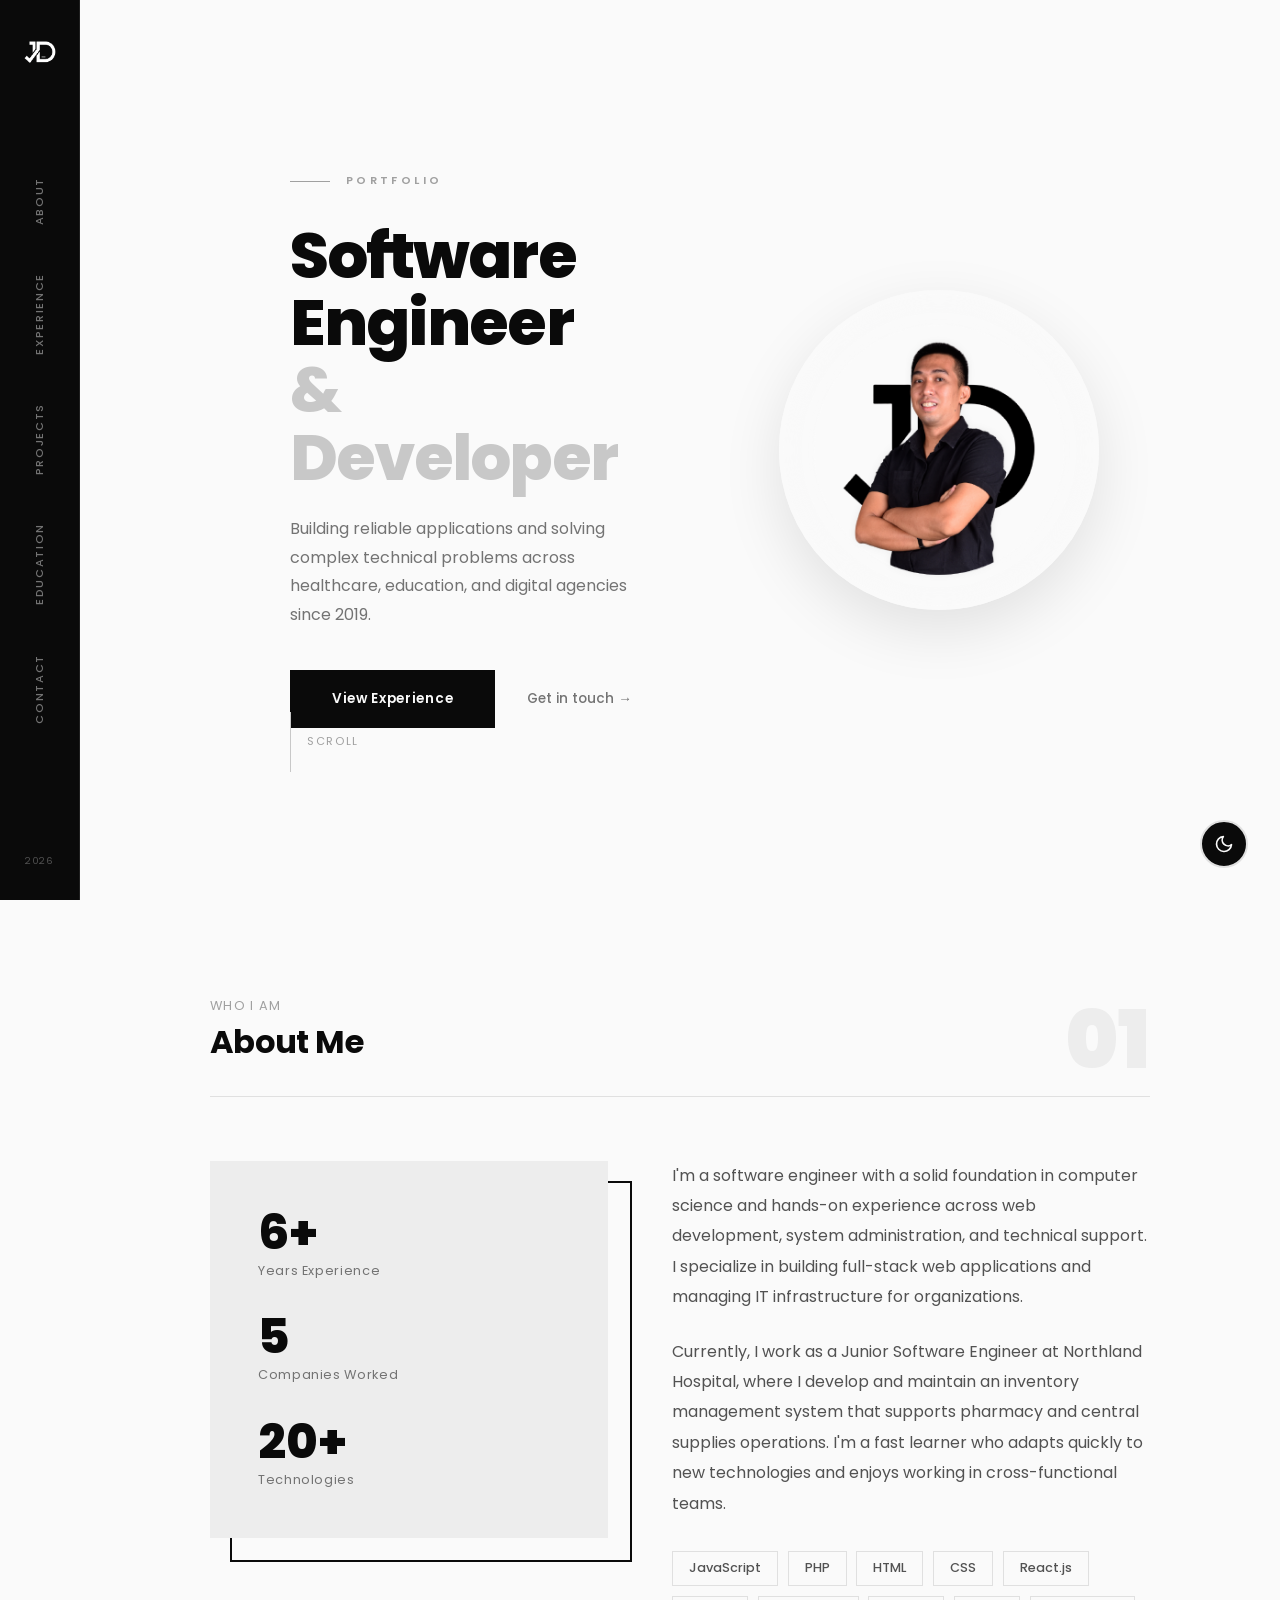
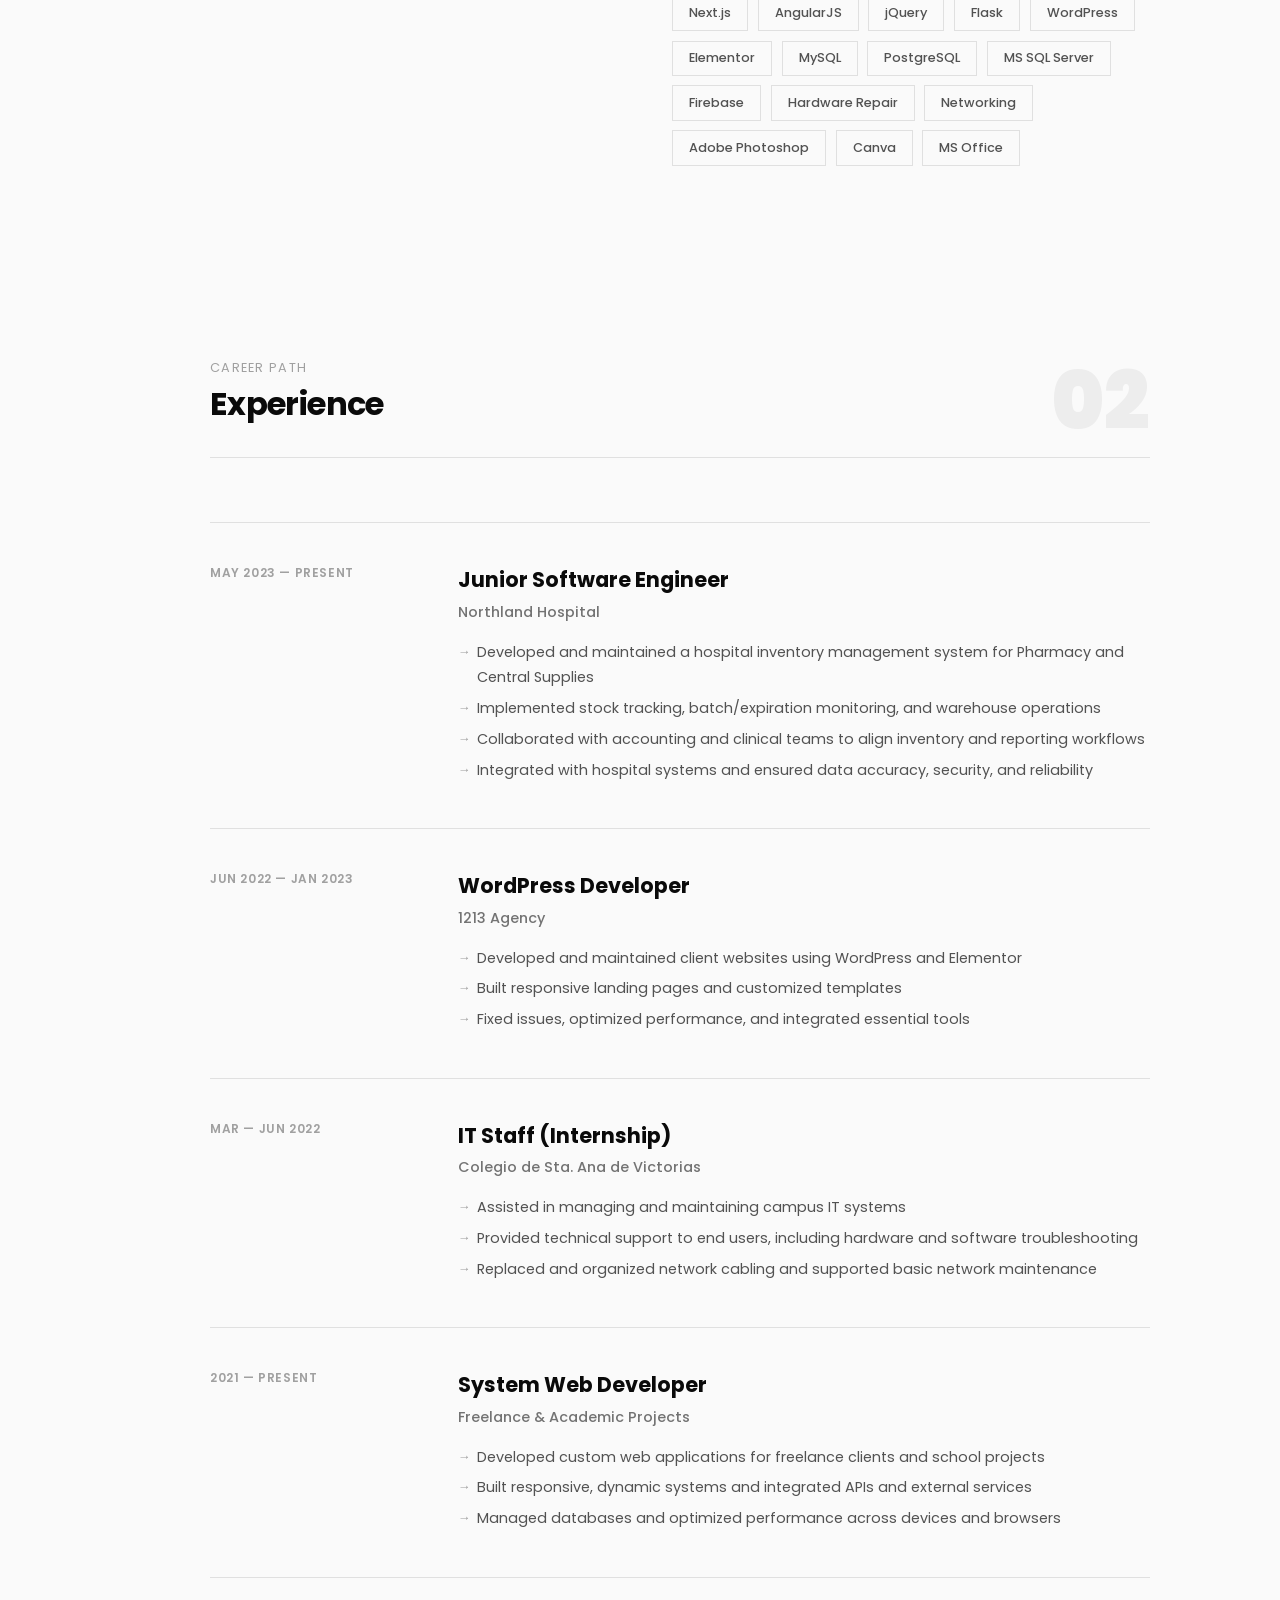
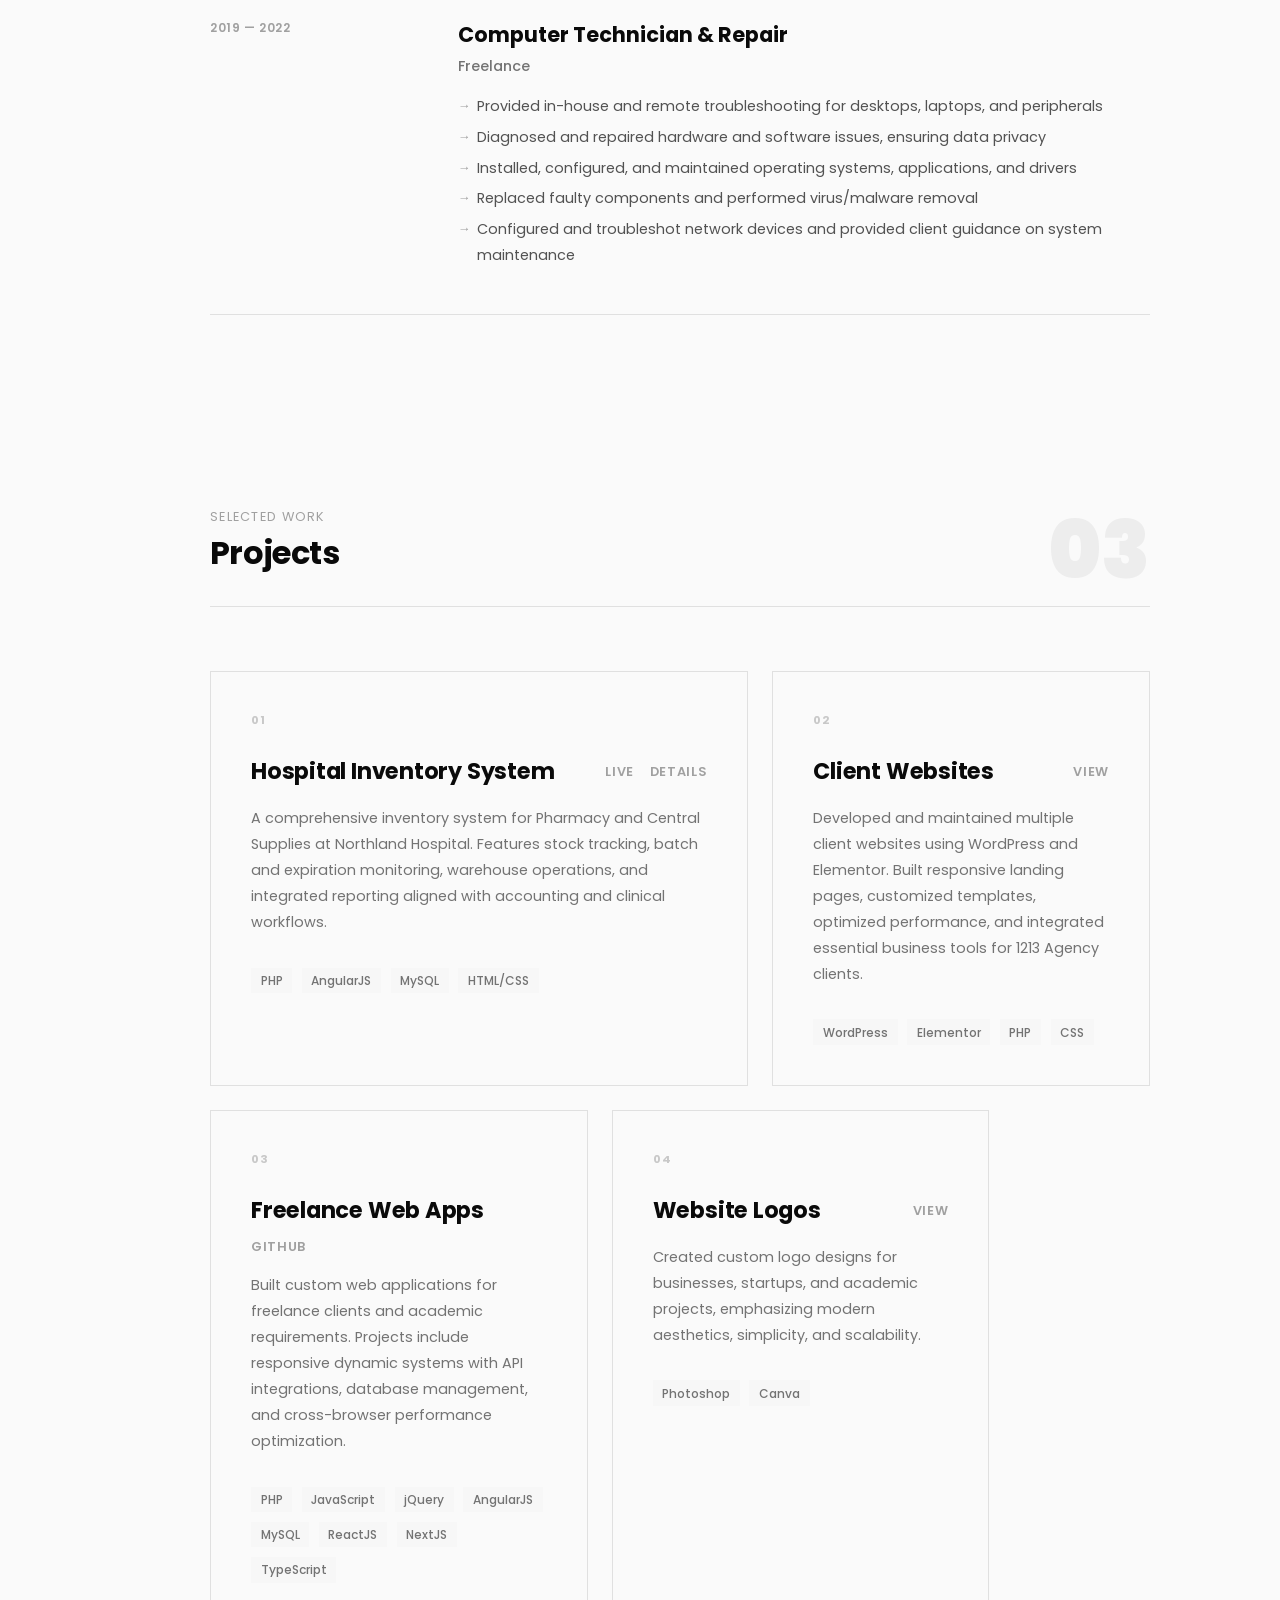
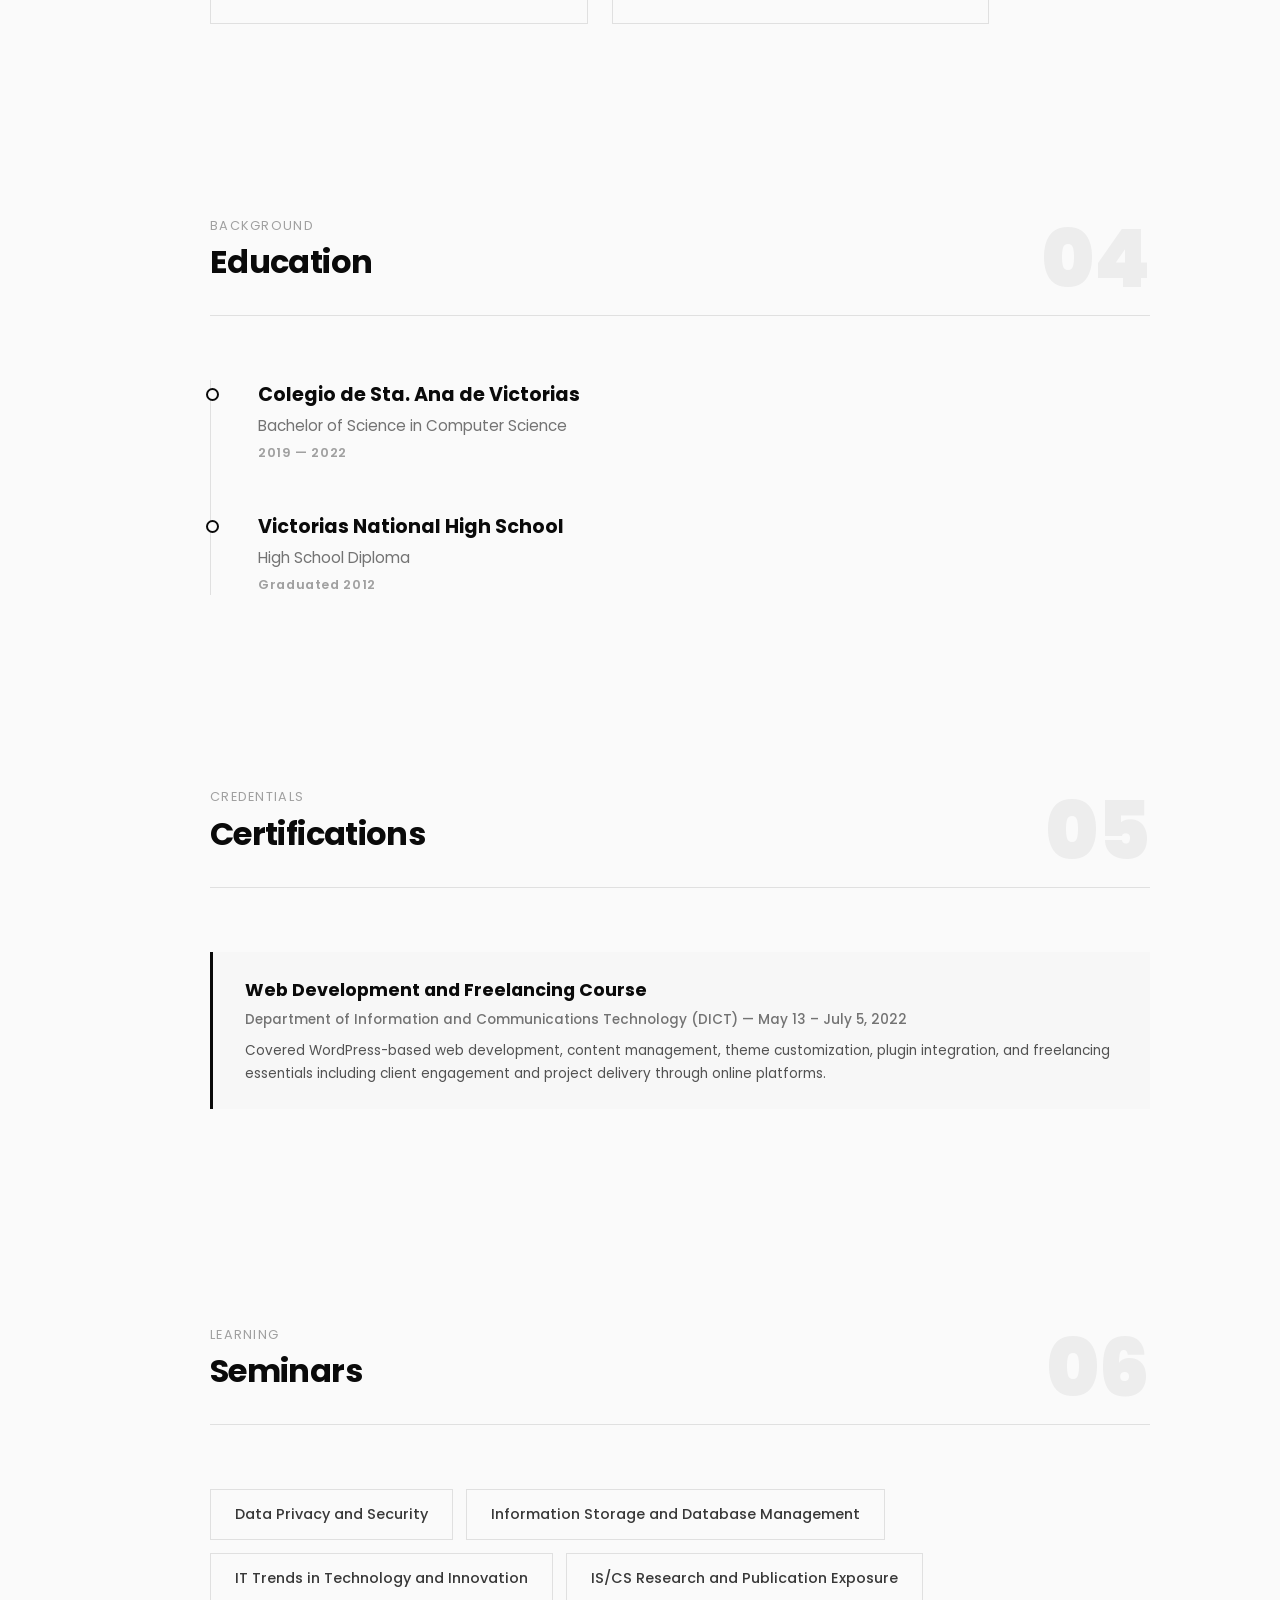
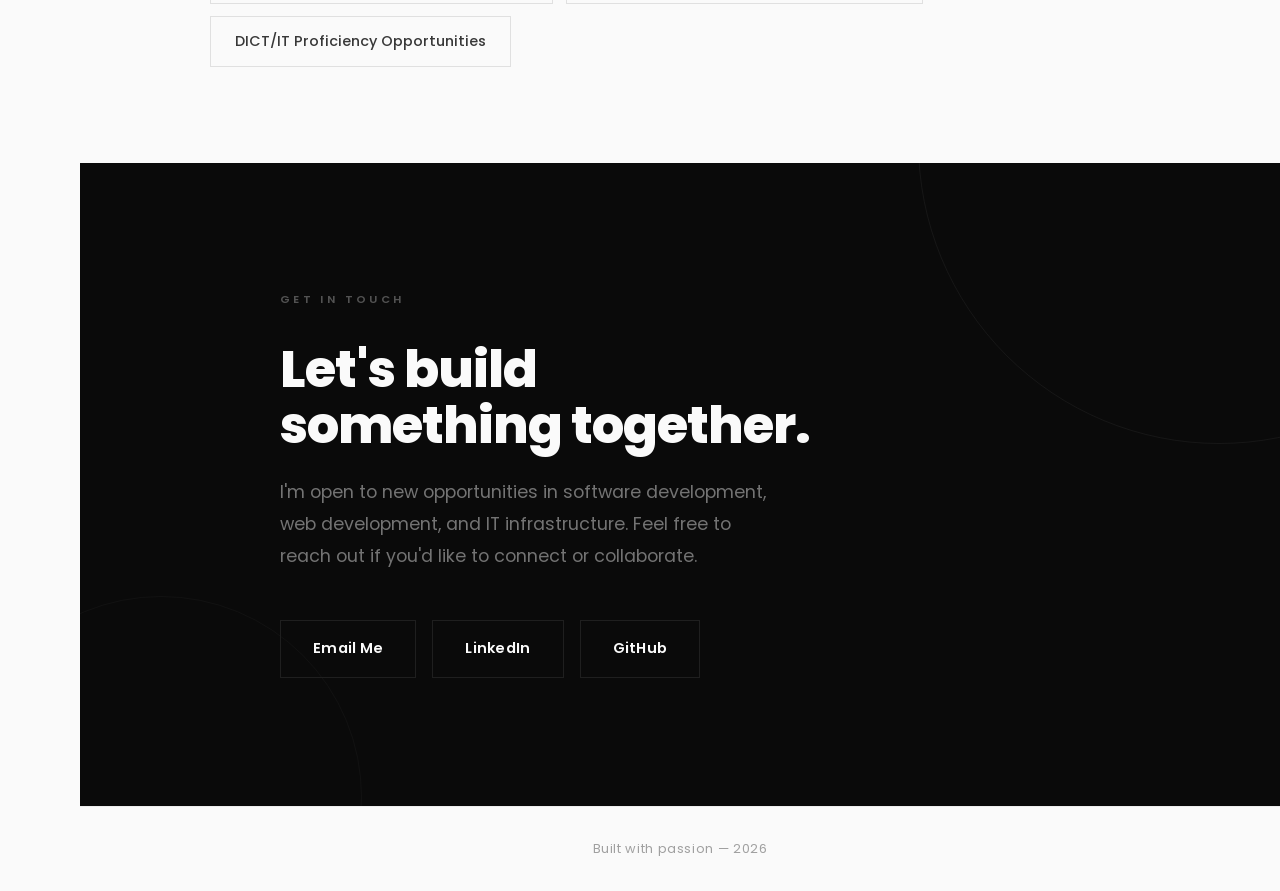
<file: index.html>
<!DOCTYPE html>
<html lang="en">
<head>
    <meta charset="UTF-8">
    <meta name="viewport" content="width=device-width, initial-scale=1.0">
    <title>JLDEMS</title>

    <link rel="stylesheet" href="assets/css/font.css">
    <link rel="stylesheet" href="assets/css/style.css">
    <link rel="icon" type="image/png" href="assets/images/favicon.png">
</head>
<body>

    <button class="mobile-toggle" onclick="toggleMobile()" aria-label="Toggle menu">
        <span></span>
        <span></span>
        <span></span>
    </button>

    <!-- Vertical Navigation -->
    <nav id="mainNav">
        <div class="nav-logo" >
            <a href="#hero">
                <img src="assets/images/logo.png" alt="JD Logo" style="width: 40px; height: auto; filter: invert(1);">
            </a>
        </div>
        <ul class="nav-links">
            <li><a href="#about" class="active">About</a></li>
            <li><a href="#experience">Experience</a></li>
            <li><a href="#projects">Projects</a></li>
            <li><a href="#education">Education</a></li>
            <li><a href="#contact">Contact</a></li>
        </ul>
        <div class="nav-number">2026</div>
    </nav>

    <div class="main-content">
        <!-- Hero -->
        <section class="hero" id="hero">
            <div class="hero-left">
                <div class="hero-label">Portfolio</div>
                <!-- HERO LOGO - Uncomment to show your logo in the hero section-->
                <!-- <div class="hero-logo" style="margin-bottom: 1.5rem;">
                    <img src="assets/images/logo.png" alt="JD Logo" style="width: 80px; height: auto;">
                </div> -->
                
                <h1 class="hero-title">
                    Software<br>Engineer
                    <span>& Developer</span>
                </h1>
                <p class="hero-desc">
                    Building reliable applications and solving complex technical problems 
                    across healthcare, education, and digital agencies since 2019.
                </p>
                <div class="hero-cta">
                    <a href="#experience" class="cta-btn"><span>View Experience</span></a>
                    <a href="#contact" class="cta-link">Get in touch →</a>
                </div>
                <div class="hero-scroll">
                    <div class="scroll-line"></div>
                    <span>Scroll</span>
                </div>
            </div>
            
        
            <div class="hero-right">
                <div class="hero-photo-frame">
                    <img src="assets/images/jldems3.png" alt="Profile Photo" class="hero-photo">
                </div>
            </div>
        </section>

        <!-- About -->
        <section id="about">
            <div class="section-header reveal">
                <div>
                    <div class="section-subtitle">Who I Am</div>
                    <h2 class="section-title">About Me</h2>
                </div>
                <div class="section-num">01</div>
            </div>
            <div class="about-grid">
                <div class="about-visual reveal">
                    <div class="about-visual-inner">
                        <div class="about-stat">
                            <div class="stat-num">6+</div>
                            <div class="stat-label">Years Experience</div>
                        </div>
                        <div class="about-stat">
                            <div class="stat-num">5</div>
                            <div class="stat-label">Companies Worked</div>
                        </div>
                        <div class="about-stat">
                            <div class="stat-num">20+</div>
                            <div class="stat-label">Technologies</div>
                        </div>
                    </div>
                </div>
                <div class="reveal">
                    <div class="about-text">
                        <p>
                            I'm a software engineer with a solid foundation in computer science and hands-on 
                            experience across web development, system administration, and technical support. 
                            I specialize in building full-stack web applications and managing IT infrastructure 
                            for organizations.
                        </p>
                        <p>
                            Currently, I work as a Junior Software Engineer at Northland Hospital, where I develop 
                            and maintain an inventory management system that supports pharmacy and central supplies 
                            operations. I'm a fast learner who adapts quickly to new technologies and enjoys working 
                            in cross-functional teams.
                        </p>
                    </div>
                    <div class="skills-cloud">
                        <span class="skill-pill">JavaScript</span>
                        <span class="skill-pill">PHP</span>
                        <span class="skill-pill">HTML</span>
                        <span class="skill-pill">CSS</span>
                        <span class="skill-pill">React.js</span>
                        <span class="skill-pill">Next.js</span>
                        <span class="skill-pill">AngularJS</span>
                        <span class="skill-pill">jQuery</span>
                        <span class="skill-pill">Flask</span>
                        <span class="skill-pill">WordPress</span>
                        <span class="skill-pill">Elementor</span>
                        <span class="skill-pill">MySQL</span>
                        <span class="skill-pill">PostgreSQL</span>
                        <span class="skill-pill">MS SQL Server</span>
                        <span class="skill-pill">Firebase</span>
                        <span class="skill-pill">Hardware Repair</span>
                        <span class="skill-pill">Networking</span>
                        <span class="skill-pill">Adobe Photoshop</span>
                        <span class="skill-pill">Canva</span>
                        <span class="skill-pill">MS Office</span>
                    </div>
                

        
        </section>

        <!-- Experience -->
        <section id="experience">
            <div class="section-header reveal">
                <div>
                    <div class="section-subtitle">Career Path</div>
                    <h2 class="section-title">Experience</h2>
                </div>
                <div class="section-num">02</div>
            </div>
            <div class="exp-list stagger-children">
                <div class="exp-card">
                    <div class="exp-date">May 2023 — Present</div>
                    <div class="exp-content">
                        <h3>Junior Software Engineer</h3>
                        <div class="exp-company">Northland Hospital</div>
                        <div class="exp-desc">
                            <ul>
                                <li>Developed and maintained a hospital inventory management system for Pharmacy and Central Supplies</li>
                                <li>Implemented stock tracking, batch/expiration monitoring, and warehouse operations</li>
                                <li>Collaborated with accounting and clinical teams to align inventory and reporting workflows</li>
                                <li>Integrated with hospital systems and ensured data accuracy, security, and reliability</li>
                            </ul>
                        </div>
                    </div>
                </div>
                <div class="exp-card">
                    <div class="exp-date">Jun 2022 — Jan 2023</div>
                    <div class="exp-content">
                        <h3>WordPress Developer</h3>
                        <div class="exp-company">1213 Agency</div>
                        <div class="exp-desc">
                            <ul>
                                <li>Developed and maintained client websites using WordPress and Elementor</li>
                                <li>Built responsive landing pages and customized templates</li>
                                <li>Fixed issues, optimized performance, and integrated essential tools</li>
                            </ul>
                        </div>
                    </div>
                </div>
                <div class="exp-card">
                    <div class="exp-date">Mar — Jun 2022</div>
                    <div class="exp-content">
                        <h3>IT Staff (Internship)</h3>
                        <div class="exp-company">Colegio de Sta. Ana de Victorias</div>
                        <div class="exp-desc">
                            <ul>
                                <li>Assisted in managing and maintaining campus IT systems</li>
                                <li>Provided technical support to end users, including hardware and software troubleshooting</li>
                                <li>Replaced and organized network cabling and supported basic network maintenance</li>
                            </ul>
                        </div>
                    </div>
                </div>
                <div class="exp-card">
                    <div class="exp-date">2021 — Present</div>
                    <div class="exp-content">
                        <h3>System Web Developer</h3>
                        <div class="exp-company">Freelance & Academic Projects</div>
                        <div class="exp-desc">
                            <ul>
                                <li>Developed custom web applications for freelance clients and school projects</li>
                                <li>Built responsive, dynamic systems and integrated APIs and external services</li>
                                <li>Managed databases and optimized performance across devices and browsers</li>
                            </ul>
                        </div>
                    </div>
                </div>
                <div class="exp-card">
                    <div class="exp-date">2019 — 2022</div>
                    <div class="exp-content">
                        <h3>Computer Technician & Repair</h3>
                        <div class="exp-company">Freelance</div>
                        <div class="exp-desc">
                            <ul>
                                <li>Provided in-house and remote troubleshooting for desktops, laptops, and peripherals</li>
                                <li>Diagnosed and repaired hardware and software issues, ensuring data privacy</li>
                                <li>Installed, configured, and maintained operating systems, applications, and drivers</li>
                                <li>Replaced faulty components and performed virus/malware removal</li>
                                <li>Configured and troubleshot network devices and provided client guidance on system maintenance</li>
                            </ul>
                        </div>
                    </div>
                </div>
            </div>
        </section>

        <!-- Projects -->
        <section id="projects">
            <div class="section-header reveal">
                <div>
                    <div class="section-subtitle">Selected Work</div>
                    <h2 class="section-title">Projects</h2>
                </div>
                <div class="section-num">03</div>
            </div>
            <div class="projects-grid stagger-children">
                <div class="project-card">
                    <div class="project-num">01</div>
                    <div class="project-header">
                        <h3 class="project-title">Hospital Inventory System</h3>
                        <div class="project-links">
                            <a href="#">Live</a>
                            <a href="#">Details</a>
                        </div>
                    </div>
                    <p class="project-desc">
                        A comprehensive inventory system for Pharmacy and Central Supplies at Northland Hospital. 
                        Features stock tracking, batch and expiration monitoring, warehouse operations, 
                        and integrated reporting aligned with accounting and clinical workflows.
                    </p>
                    <div class="project-tech">
                        <span class="tech-dot">PHP</span>
                        <span class="tech-dot">AngularJS</span>
                        <span class="tech-dot">MySQL</span>
                        <span class="tech-dot">HTML/CSS</span>
                    </div>
                </div>

                <div class="project-card">
                    <div class="project-num">02</div>
                    <div class="project-header">
                        <h3 class="project-title">Client Websites</h3>
                        <div class="project-links">
                            <a href="client-websites.html">View</a>
                        </div>
                    </div>
                    <p class="project-desc">
                        Developed and maintained multiple client websites using WordPress and Elementor. 
                        Built responsive landing pages, customized templates, optimized performance, 
                        and integrated essential business tools for 1213 Agency clients.
                    </p>
                    <div class="project-tech">
                        <span class="tech-dot">WordPress</span>
                        <span class="tech-dot">Elementor</span>
                        <span class="tech-dot">PHP</span>
                        <span class="tech-dot">CSS</span>
                    </div>
                </div>

                <div class="project-card">
                    <div class="project-num">03</div>
                    <div class="project-header">
                        <h3 class="project-title">Freelance Web Apps</h3>
                        <div class="project-links">
                            <a href="https://github.com/jldems-dev" target="_blank">GitHub</a>
                        </div>
                    </div>
                    <p class="project-desc">
                        Built custom web applications for freelance clients and academic requirements. 
                        Projects include responsive dynamic systems with API integrations, database management, 
                        and cross-browser performance optimization.
                    </p>
                    <div class="project-tech">
                        <span class="tech-dot">PHP</span>
                        <span class="tech-dot">JavaScript</span>
                        <span class="tech-dot">jQuery</span>
                        <span class="tech-dot">AngularJS</span>
                        <span class="tech-dot">MySQL</span> 
                        <span class="tech-dot">ReactJS</span> 
                        <span class="tech-dot">NextJS</span> 
                        <span class="tech-dot">TypeScript</span> 
                    </div>
                </div>

                <div class="project-card">
                    <div class="project-num">04</div>
                    <div class="project-header">
                        <h3 class="project-title">Website Logos</h3>
                        <div class="project-links">
                            <a href="logo-websites.html">View</a>
                        </div>
                    </div>
                    <p class="project-desc">
                        Created custom logo designs for businesses, startups, and academic projects,
                        emphasizing modern aesthetics, simplicity, and scalability.
                    </p>
                    <div class="project-tech"> 
                        <span class="tech-dot">Photoshop</span>
                        <span class="tech-dot">Canva</span>
                    </div>
                </div>
            </div>
        </section>

        <!-- Education -->
        <section id="education">
            <div class="section-header reveal">
                <div>
                    <div class="section-subtitle">Background</div>
                    <h2 class="section-title">Education</h2>
                </div>
                <div class="section-num">04</div>
            </div>
            <div class="edu-timeline reveal">
                <div class="edu-item">
                    <div class="edu-school">Colegio de Sta. Ana de Victorias</div>
                    <div class="edu-degree">Bachelor of Science in Computer Science</div>
                    <div class="edu-date">2019 — 2022</div>
                </div>
                <div class="edu-item">
                    <div class="edu-school">Victorias National High School</div>
                    <div class="edu-degree">High School Diploma</div>
                    <div class="edu-date">Graduated 2012</div>
                </div>
            </div>
        </section>

        <!-- Certifications -->
        <section>
            <div class="section-header reveal">
                <div>
                    <div class="section-subtitle">Credentials</div>
                    <h2 class="section-title">Certifications</h2>
                </div>
                <div class="section-num">05</div>
            </div>
            <div class="reveal">
                <div class="cert-card">
                    <div class="cert-title">Web Development and Freelancing Course</div>
                    <div class="cert-org">Department of Information and Communications Technology (DICT) — May 13 – July 5, 2022</div>
                    <div class="cert-desc">
                        Covered WordPress-based web development, content management, theme customization, 
                        plugin integration, and freelancing essentials including client engagement and 
                        project delivery through online platforms.
                    </div>
                </div>
            </div>
        </section>

        <!-- Seminars -->
        <section>
            <div class="section-header reveal">
                <div>
                    <div class="section-subtitle">Learning</div>
                    <h2 class="section-title">Seminars</h2>
                </div>
                <div class="section-num">06</div>
            </div>
            <div class="seminar-cloud reveal">
                <span class="seminar-tag">Data Privacy and Security</span>
                <span class="seminar-tag">Information Storage and Database Management</span>
                <span class="seminar-tag">IT Trends in Technology and Innovation</span>
                <span class="seminar-tag">IS/CS Research and Publication Exposure</span>
                <span class="seminar-tag">DICT/IT Proficiency Opportunities</span>
            </div>
        </section> 
    </div>

    <!-- Contact -->
    <section class="contact-section" id="contact">
        <div class="contact-container">
            <div class="contact-label">Get in Touch</div>
            <h2 class="contact-title">Let's build<br>something together.</h2>
            <p class="contact-text">
                I'm open to new opportunities in software development, web development, and IT infrastructure. 
                Feel free to reach out if you'd like to connect or collaborate.
            </p>
            <div class="contact-links">
                <a href="mailto:johnlyricdemegillo.com" target="_blank" rel="noopener noreferrer">Email Me</a>
                <a href="https://www.linkedin.com/in/john-lyric-demegillo-83218523b" target="_blank" rel="noopener noreferrer">LinkedIn</a>
                <a href="https://github.com/jldems" target="_blank" rel="noopener noreferrer">GitHub</a>
            </div>
        </div>
    </section>

    
    <footer>
        <p>Built with passion — 2026</p>
    </footer>

    <script src="assets/js/app.js"></script>
    <script src="assets/js/carousel.js"></script>

    <button class="theme-toggle" onclick="toggleTheme()" aria-label="Toggle dark mode">
        <svg class="moon" viewBox="0 0 24 24"><path d="M21 12.79A9 9 0 1 1 11.21 3 7 7 0 0 0 21 12.79z"/></svg>
        <svg class="sun" viewBox="0 0 24 24"><circle cx="12" cy="12" r="5"/><path d="M12 1v2M12 21v2M4.22 4.22l1.42 1.42M18.36 18.36l1.42 1.42M1 12h2M21 12h2M4.22 19.78l1.42-1.42M18.36 5.64l1.42-1.42"/></svg>
    </button>
</body>
</html>
</file>
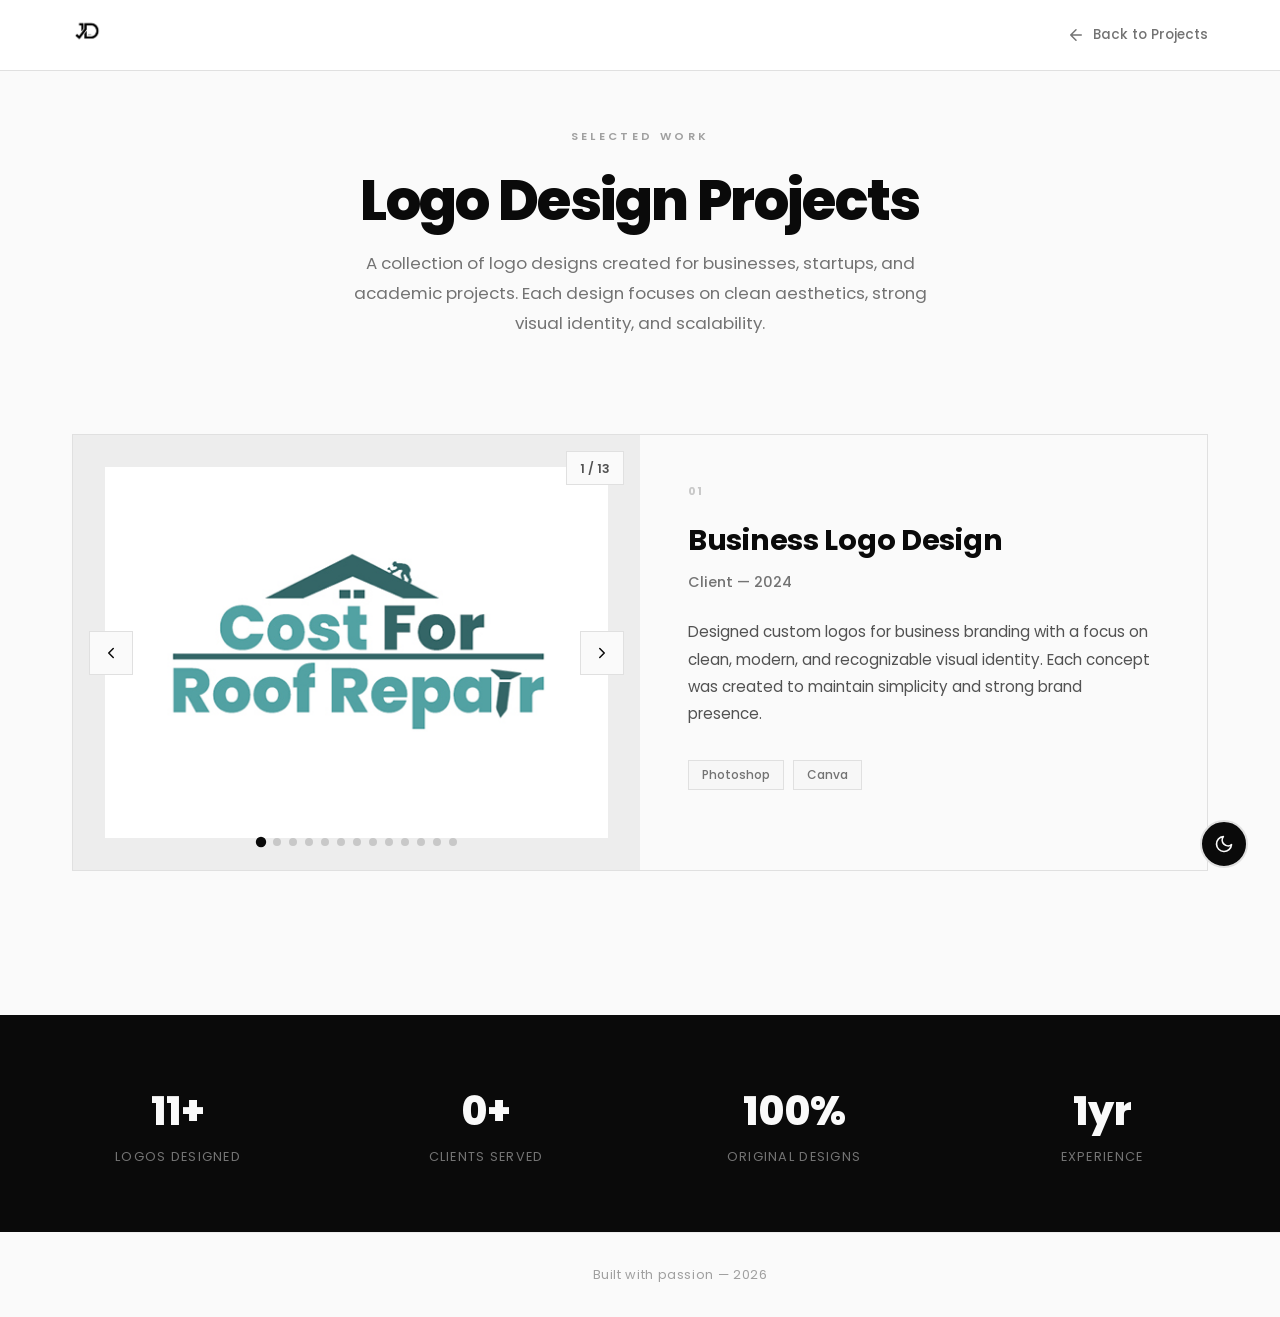
<file: logo-websites.html>
<!DOCTYPE html>
<html lang="en">
<head>
    <meta charset="UTF-8">
    <meta name="viewport" content="width=device-width, initial-scale=1.0">
    <title>Logo Websites — Portfolio</title>
    <link href="https://fonts.googleapis.com/css2?family=Poppins:wght@300;400;500;600;700;800;900&display=swap" rel="stylesheet">

    <link rel="stylesheet" href="assets/css/cw.css"> 
    <link rel="icon" type="image/png" href="assets/images/favicon.png">
</head>
<body>
    <nav class="top-nav">
        <div class="nav-container">
            <div class="nav-logo">
                <a href="./">
                    <img src="assets/images/logo.png" alt="JD Logo">
                </a>
            </div>
            <a href="./#projects" class="nav-back">
                <svg viewBox="0 0 24 24"><path d="M19 12H5M12 19l-7-7 7-7"/></svg>
                Back to Projects
            </a>
        </div>
    </nav>

    <header class="page-header">
        <div class="page-label">Selected Work</div>
        <h1 class="page-title">Logo Design Projects</h1>
        <p class="page-desc">
            A collection of logo designs created for businesses, startups, and academic projects.
            Each design focuses on clean aesthetics, strong visual identity, and scalability.
        </p>
    </header>

    <section class="projects-showcase">
        <!-- Project 1 -->
        <div class="project-showcase-item">
            <div class="carousel" data-carousel="1">
                <div class="carousel-track">
                    <div class="carousel-slide">
                        <div class="carousel-placeholder">
                            <!-- <svg viewBox="0 0 24 24"><rect x="3" y="3" width="18" height="18" rx="2"/><path d="M3 9h18M9 21V9"/></svg>
                            <span>Homepage Preview</span> -->
                            <img src="assets/images/plogo1.jpg" alt="">
                        </div>
                    </div>
                    <div class="carousel-slide">
                        <div class="carousel-placeholder">
                            <img src="assets/images/plogo2.jpg" alt="">
                        </div>
                    </div>
                    <div class="carousel-slide">
                        <div class="carousel-placeholder">
                            <img src="assets/images/plogo3.jpg" alt="">
                        </div>
                    </div>
                    <div class="carousel-slide">
                        <div class="carousel-placeholder">
                            <img src="assets/images/plogo4.jpg" alt="">
                        </div>
                    </div>
                    <div class="carousel-slide">
                        <div class="carousel-placeholder">
                            <img src="assets/images/plogo5.jpg" alt="">
                        </div>
                    </div>
                    <div class="carousel-slide">
                        <div class="carousel-placeholder">
                            <img src="assets/images/plogo6.jpg" alt="">
                        </div>
                    </div>
                    <div class="carousel-slide">
                        <div class="carousel-placeholder">
                            <img src="assets/images/plogo7.jpg" alt="">
                        </div>
                    </div>
                    <div class="carousel-slide">
                        <div class="carousel-placeholder">
                            <img src="assets/images/plogo8.jpg" alt="">
                        </div>
                    </div>
                    <div class="carousel-slide">
                        <div class="carousel-placeholder">
                            <img src="assets/images/plogo9.jpg" alt="">
                        </div>
                    </div>
                    <div class="carousel-slide">
                        <div class="carousel-placeholder">
                            <img src="assets/images/plogo10.jpg" alt="">
                        </div>
                    </div>
                    <div class="carousel-slide">
                        <div class="carousel-placeholder">
                            <img src="assets/images/plogo11.jpg" alt="">
                        </div>
                    </div>
                    <div class="carousel-slide">
                        <div class="carousel-placeholder">
                            <img src="assets/images/plogo12.jpg" alt="">
                        </div>
                    </div>
                    <div class="carousel-slide">
                        <div class="carousel-placeholder">
                            <img src="assets/images/plogo13.jpg" alt="">
                        </div>
                    </div>
                </div>
                <button class="carousel-btn prev" aria-label="Previous slide">
                    <svg viewBox="0 0 24 24"><path d="M15 18l-6-6 6-6"/></svg>
                </button>
                <button class="carousel-btn next" aria-label="Next slide">
                    <svg viewBox="0 0 24 24"><path d="M9 18l6-6-6-6"/></svg>
                </button>
                <div class="carousel-dots"></div>
                <div class="carousel-counter"><span class="current">1</span> / <span class="total">3</span></div>
            </div>

            <div class="project-info">
                <div class="project-info-num">01</div>
                <h2 class="project-info-title">Business Logo Design</h2>
                <div class="project-info-client">Client — 2024</div>
                <p class="project-info-desc">
                    Designed custom logos for business branding with a focus on clean, modern,
                    and recognizable visual identity. Each concept was created to maintain
                    simplicity and strong brand presence.
                </p>
                <div class="project-info-tech"> 
                    <span class="tech-tag">Photoshop</span> 
                    <span class="tech-tag">Canva</span> 
                </div>
            </div>
        </div> 
    </section>

    <section class="stats-bar">
        <div class="stats-container">
            <div class="stat-item">
                <div class="stat-item-num">11+</div>
                <div class="stat-item-label">Logos Designed</div>
            </div>
            <div class="stat-item">
                <div class="stat-item-num">0+</div>
                <div class="stat-item-label">Clients Served</div>
            </div>
            <div class="stat-item">
                <div class="stat-item-num">100%</div>
                <div class="stat-item-label">Original Designs</div>
            </div>
            <div class="stat-item">
                <div class="stat-item-num">1yr</div>
                <div class="stat-item-label">Experience</div>
            </div>
        </div>
    </section>

    <footer>
        <p>Built with passion — 2026</p>
    </footer>

    <script src="assets/js/carousel.js"></script>

    <button class="theme-toggle" onclick="toggleTheme()" aria-label="Toggle dark mode">
        <svg class="moon" viewBox="0 0 24 24"><path d="M21 12.79A9 9 0 1 1 11.21 3 7 7 0 0 0 21 12.79z"/></svg>
        <svg class="sun" viewBox="0 0 24 24"><circle cx="12" cy="12" r="5"/><path d="M12 1v2M12 21v2M4.22 4.22l1.42 1.42M18.36 18.36l1.42 1.42M1 12h2M21 12h2M4.22 19.78l1.42-1.42M18.36 5.64l1.42-1.42"/></svg>
    </button>
</body>
</html>
</file>
<file: assets/css/font.css>
/* devanagari */
@font-face {
  font-family: 'Poppins';
  font-style: normal;
  font-weight: 300;
  font-display: swap;
  src: url(../fonts/pxiByp8kv8JHgFVrLDz8Z11lFc-K.woff2) format('woff2');
  unicode-range: U+0900-097F, U+1CD0-1CF9, U+200C-200D, U+20A8, U+20B9, U+20F0, U+25CC, U+A830-A839, U+A8E0-A8FF, U+11B00-11B09;
}
/* latin-ext */
@font-face {
  font-family: 'Poppins';
  font-style: normal;
  font-weight: 300;
  font-display: swap;
  src: url(../fonts/pxiByp8kv8JHgFVrLDz8Z1JlFc-K.woff2) format('woff2');
  unicode-range: U+0100-02BA, U+02BD-02C5, U+02C7-02CC, U+02CE-02D7, U+02DD-02FF, U+0304, U+0308, U+0329, U+1D00-1DBF, U+1E00-1E9F, U+1EF2-1EFF, U+2020, U+20A0-20AB, U+20AD-20C0, U+2113, U+2C60-2C7F, U+A720-A7FF;
}
/* latin */
@font-face {
  font-family: 'Poppins';
  font-style: normal;
  font-weight: 300;
  font-display: swap;
  src: url(../fonts/pxiByp8kv8JHgFVrLDz8Z1xlFQ.woff2) format('woff2');
  unicode-range: U+0000-00FF, U+0131, U+0152-0153, U+02BB-02BC, U+02C6, U+02DA, U+02DC, U+0304, U+0308, U+0329, U+2000-206F, U+20AC, U+2122, U+2191, U+2193, U+2212, U+2215, U+FEFF, U+FFFD;
}
/* devanagari */
@font-face {
  font-family: 'Poppins';
  font-style: normal;
  font-weight: 400;
  font-display: swap;
  src: url(../fonts/pxiEyp8kv8JHgFVrJJbecmNE.woff2) format('woff2');
  unicode-range: U+0900-097F, U+1CD0-1CF9, U+200C-200D, U+20A8, U+20B9, U+20F0, U+25CC, U+A830-A839, U+A8E0-A8FF, U+11B00-11B09;
}
/* latin-ext */
@font-face {
  font-family: 'Poppins';
  font-style: normal;
  font-weight: 400;
  font-display: swap;
  src: url(../fonts/pxiEyp8kv8JHgFVrJJnecmNE.woff2) format('woff2');
  unicode-range: U+0100-02BA, U+02BD-02C5, U+02C7-02CC, U+02CE-02D7, U+02DD-02FF, U+0304, U+0308, U+0329, U+1D00-1DBF, U+1E00-1E9F, U+1EF2-1EFF, U+2020, U+20A0-20AB, U+20AD-20C0, U+2113, U+2C60-2C7F, U+A720-A7FF;
}
/* latin */
@font-face {
  font-family: 'Poppins';
  font-style: normal;
  font-weight: 400;
  font-display: swap;
  src: url(../fonts/pxiEyp8kv8JHgFVrJJfecg.woff2) format('woff2');
  unicode-range: U+0000-00FF, U+0131, U+0152-0153, U+02BB-02BC, U+02C6, U+02DA, U+02DC, U+0304, U+0308, U+0329, U+2000-206F, U+20AC, U+2122, U+2191, U+2193, U+2212, U+2215, U+FEFF, U+FFFD;
}
/* devanagari */
@font-face {
  font-family: 'Poppins';
  font-style: normal;
  font-weight: 500;
  font-display: swap;
  src: url(../fonts/pxiByp8kv8JHgFVrLGT9Z11lFc-K.woff2) format('woff2');
  unicode-range: U+0900-097F, U+1CD0-1CF9, U+200C-200D, U+20A8, U+20B9, U+20F0, U+25CC, U+A830-A839, U+A8E0-A8FF, U+11B00-11B09;
}
/* latin-ext */
@font-face {
  font-family: 'Poppins';
  font-style: normal;
  font-weight: 500;
  font-display: swap;
  src: url(../fonts/pxiByp8kv8JHgFVrLGT9Z1JlFc-K.woff2) format('woff2');
  unicode-range: U+0100-02BA, U+02BD-02C5, U+02C7-02CC, U+02CE-02D7, U+02DD-02FF, U+0304, U+0308, U+0329, U+1D00-1DBF, U+1E00-1E9F, U+1EF2-1EFF, U+2020, U+20A0-20AB, U+20AD-20C0, U+2113, U+2C60-2C7F, U+A720-A7FF;
}
/* latin */
@font-face {
  font-family: 'Poppins';
  font-style: normal;
  font-weight: 500;
  font-display: swap;
  src: url(../fonts/pxiByp8kv8JHgFVrLGT9Z1xlFQ.woff2) format('woff2');
  unicode-range: U+0000-00FF, U+0131, U+0152-0153, U+02BB-02BC, U+02C6, U+02DA, U+02DC, U+0304, U+0308, U+0329, U+2000-206F, U+20AC, U+2122, U+2191, U+2193, U+2212, U+2215, U+FEFF, U+FFFD;
}
/* devanagari */
@font-face {
  font-family: 'Poppins';
  font-style: normal;
  font-weight: 600;
  font-display: swap;
  src: url(../fonts/pxiByp8kv8JHgFVrLEj6Z11lFc-K.woff2) format('woff2');
  unicode-range: U+0900-097F, U+1CD0-1CF9, U+200C-200D, U+20A8, U+20B9, U+20F0, U+25CC, U+A830-A839, U+A8E0-A8FF, U+11B00-11B09;
}
/* latin-ext */
@font-face {
  font-family: 'Poppins';
  font-style: normal;
  font-weight: 600;
  font-display: swap;
  src: url(../fonts/pxiByp8kv8JHgFVrLEj6Z1JlFc-K.woff2) format('woff2');
  unicode-range: U+0100-02BA, U+02BD-02C5, U+02C7-02CC, U+02CE-02D7, U+02DD-02FF, U+0304, U+0308, U+0329, U+1D00-1DBF, U+1E00-1E9F, U+1EF2-1EFF, U+2020, U+20A0-20AB, U+20AD-20C0, U+2113, U+2C60-2C7F, U+A720-A7FF;
}
/* latin */
@font-face {
  font-family: 'Poppins';
  font-style: normal;
  font-weight: 600;
  font-display: swap;
  src: url(../fonts/pxiByp8kv8JHgFVrLEj6Z1xlFQ.woff2) format('woff2');
  unicode-range: U+0000-00FF, U+0131, U+0152-0153, U+02BB-02BC, U+02C6, U+02DA, U+02DC, U+0304, U+0308, U+0329, U+2000-206F, U+20AC, U+2122, U+2191, U+2193, U+2212, U+2215, U+FEFF, U+FFFD;
}
/* devanagari */
@font-face {
  font-family: 'Poppins';
  font-style: normal;
  font-weight: 700;
  font-display: swap;
  src: url(../fonts/pxiByp8kv8JHgFVrLCz7Z11lFc-K.woff2) format('woff2');
  unicode-range: U+0900-097F, U+1CD0-1CF9, U+200C-200D, U+20A8, U+20B9, U+20F0, U+25CC, U+A830-A839, U+A8E0-A8FF, U+11B00-11B09;
}
/* latin-ext */
@font-face {
  font-family: 'Poppins';
  font-style: normal;
  font-weight: 700;
  font-display: swap;
  src: url(../fonts/pxiByp8kv8JHgFVrLCz7Z1JlFc-K.woff2) format('woff2');
  unicode-range: U+0100-02BA, U+02BD-02C5, U+02C7-02CC, U+02CE-02D7, U+02DD-02FF, U+0304, U+0308, U+0329, U+1D00-1DBF, U+1E00-1E9F, U+1EF2-1EFF, U+2020, U+20A0-20AB, U+20AD-20C0, U+2113, U+2C60-2C7F, U+A720-A7FF;
}
/* latin */
@font-face {
  font-family: 'Poppins';
  font-style: normal;
  font-weight: 700;
  font-display: swap;
  src: url(../fonts/pxiByp8kv8JHgFVrLCz7Z1xlFQ.woff2) format('woff2');
  unicode-range: U+0000-00FF, U+0131, U+0152-0153, U+02BB-02BC, U+02C6, U+02DA, U+02DC, U+0304, U+0308, U+0329, U+2000-206F, U+20AC, U+2122, U+2191, U+2193, U+2212, U+2215, U+FEFF, U+FFFD;
}
/* devanagari */
@font-face {
  font-family: 'Poppins';
  font-style: normal;
  font-weight: 800;
  font-display: swap;
  src: url(../fonts/pxiByp8kv8JHgFVrLDD4Z11lFc-K.woff2) format('woff2');
  unicode-range: U+0900-097F, U+1CD0-1CF9, U+200C-200D, U+20A8, U+20B9, U+20F0, U+25CC, U+A830-A839, U+A8E0-A8FF, U+11B00-11B09;
}
/* latin-ext */
@font-face {
  font-family: 'Poppins';
  font-style: normal;
  font-weight: 800;
  font-display: swap;
  src: url(../fonts/pxiByp8kv8JHgFVrLDD4Z1JlFc-K.woff2) format('woff2');
  unicode-range: U+0100-02BA, U+02BD-02C5, U+02C7-02CC, U+02CE-02D7, U+02DD-02FF, U+0304, U+0308, U+0329, U+1D00-1DBF, U+1E00-1E9F, U+1EF2-1EFF, U+2020, U+20A0-20AB, U+20AD-20C0, U+2113, U+2C60-2C7F, U+A720-A7FF;
}
/* latin */
@font-face {
  font-family: 'Poppins';
  font-style: normal;
  font-weight: 800;
  font-display: swap;
  src: url(../fonts/pxiByp8kv8JHgFVrLDD4Z1xlFQ.woff2) format('woff2');
  unicode-range: U+0000-00FF, U+0131, U+0152-0153, U+02BB-02BC, U+02C6, U+02DA, U+02DC, U+0304, U+0308, U+0329, U+2000-206F, U+20AC, U+2122, U+2191, U+2193, U+2212, U+2215, U+FEFF, U+FFFD;
}
/* devanagari */
@font-face {
  font-family: 'Poppins';
  font-style: normal;
  font-weight: 900;
  font-display: swap;
  src: url(../fonts/pxiByp8kv8JHgFVrLBT5Z11lFc-K.woff2) format('woff2');
  unicode-range: U+0900-097F, U+1CD0-1CF9, U+200C-200D, U+20A8, U+20B9, U+20F0, U+25CC, U+A830-A839, U+A8E0-A8FF, U+11B00-11B09;
}
/* latin-ext */
@font-face {
  font-family: 'Poppins';
  font-style: normal;
  font-weight: 900;
  font-display: swap;
  src: url(../fonts/pxiByp8kv8JHgFVrLBT5Z1JlFc-K.woff2) format('woff2');
  unicode-range: U+0100-02BA, U+02BD-02C5, U+02C7-02CC, U+02CE-02D7, U+02DD-02FF, U+0304, U+0308, U+0329, U+1D00-1DBF, U+1E00-1E9F, U+1EF2-1EFF, U+2020, U+20A0-20AB, U+20AD-20C0, U+2113, U+2C60-2C7F, U+A720-A7FF;
}
/* latin */
@font-face {
  font-family: 'Poppins';
  font-style: normal;
  font-weight: 900;
  font-display: swap;
  src: url(../fonts/pxiByp8kv8JHgFVrLBT5Z1xlFQ.woff2) format('woff2');
  unicode-range: U+0000-00FF, U+0131, U+0152-0153, U+02BB-02BC, U+02C6, U+02DA, U+02DC, U+0304, U+0308, U+0329, U+2000-206F, U+20AC, U+2122, U+2191, U+2193, U+2212, U+2215, U+FEFF, U+FFFD;
}
</file>
<file: assets/css/style.css>
* {
    margin: 0;
    padding: 0;
    box-sizing: border-box;
}

:root {
    --black: #0a0a0a;
    --white: #fafafa;
    --gray-50: #f7f7f7;
    --gray-100: #ededed;
    --gray-200: #e0e0e0;
    --gray-300: #c8c8c8;
    --gray-400: #a0a0a0;
    --gray-500: #737373;
    --gray-600: #525252;
    --gray-700: #383838;
    --gray-800: #1f1f1f;
    --gray-900: #111111;
}

html {
    scroll-behavior: smooth;
}

body {
    font-family: 'Poppins', sans-serif;
    background-color: var(--white);
    color: var(--black);
    line-height: 1.6;
    overflow-x: hidden;
}

::selection {
    background: var(--black);
    color: var(--white);
}

::-webkit-scrollbar {
    width: 6px;
}
::-webkit-scrollbar-track {
    background: var(--gray-100);
}
::-webkit-scrollbar-thumb {
    background: var(--black);
}

/* ========== NAVIGATION ========== */
nav {
    position: fixed;
    left: 0;
    top: 0;
    width: 80px;
    height: 100vh;
    background: var(--black);
    z-index: 1000;
    display: flex;
    flex-direction: column;
    align-items: center;
    justify-content: center;
    gap: 0;
    border-right: 1px solid var(--gray-800);
}

.nav-logo {
    position: absolute;
    top: 2rem;
    writing-mode: vertical-rl;
    text-orientation: mixed; 
    font-weight: 800;
    font-size: 0.75rem;
    letter-spacing: 0.2em;
    color: var(--white);
    text-transform: uppercase;
}

.nav-logo img {
    width: 40px;
    height: auto;
    filter: invert(1);
}

.nav-links {
    display: flex;
    flex-direction: column;
    gap: 0;
    list-style: none;
    width: 100%;
}

.nav-links a {
    writing-mode: vertical-rl;
    text-orientation: mixed;
    transform: rotate(180deg);
    text-decoration: none;
    color: var(--gray-500);
    font-weight: 500;
    font-size: 0.7rem;
    letter-spacing: 0.15em;
    text-transform: uppercase;
    padding: 1.5rem 0;
    transition: all 0.4s cubic-bezier(0.4, 0, 0.2, 1);
    position: relative;
    display: flex;
    align-items: center;
    justify-content: center;
    width: 100%;
}

.nav-links a::before {
    content: '';
    position: absolute;
    left: 0;
    top: 50%;
    transform: translateY(-50%);
    width: 3px;
    height: 0;
    background: var(--white);
    transition: height 0.4s cubic-bezier(0.4, 0, 0.2, 1);
}

.nav-links a:hover,
.nav-links a.active {
    color: var(--white);
}

.nav-links a:hover::before,
.nav-links a.active::before {
    height: 60%;
}

.nav-number {
    position: absolute;
    bottom: 2rem;
    font-size: 0.6rem;
    color: var(--gray-600);
    letter-spacing: 0.1em;
}

.mobile-toggle {
    display: none;
    position: fixed;
    top: 1.5rem;
    right: 1.5rem;
    z-index: 1001;
    background: var(--black);
    border: none;
    width: 48px;
    height: 48px;
    cursor: pointer;
    flex-direction: column;
    align-items: center;
    justify-content: center;
    gap: 5px;
}

.mobile-toggle span {
    display: block;
    width: 20px;
    height: 2px;
    background: var(--white);
    transition: 0.3s;
}

/* ========== MAIN CONTENT ========== */
.main-content {
    margin-left: 80px;
}

/* ========== HERO ========== */
.hero {
    min-height: 100vh;
    display: grid;
    grid-template-columns: 55% 45%;
    position: relative;
}

.hero-left {
    display: flex;
    flex-direction: column;
    justify-content: center;
    padding: 4rem 5rem;
    position: relative;
}

.hero-logo-img {
    margin-bottom: 1.5rem;
}

.hero-logo-img img {
    width: 60px;
    height: auto;
}

.hero-label {
    font-size: 0.7rem;
    font-weight: 600;
    letter-spacing: 0.3em;
    text-transform: uppercase;
    color: var(--gray-400);
    margin-bottom: 2rem;
    display: flex;
    align-items: center;
    gap: 1rem;
}

.hero-label::before {
    content: '';
    width: 40px;
    height: 1px;
    background: var(--gray-400);
}

.hero-title {
    font-size: clamp(2.5rem, 5vw, 4rem);
    font-weight: 800;
    line-height: 1.05;
    letter-spacing: -0.03em;
    margin-bottom: 1.5rem;
}

.hero-title span {
    display: block;
    color: var(--gray-300);
}

.hero-desc {
    font-size: 1rem;
    color: var(--gray-500);
    max-width: 420px;
    line-height: 1.8;
    margin-bottom: 2.5rem;
}

.hero-cta {
    display: flex;
    align-items: center;
    gap: 2rem;
}

.cta-btn {
    padding: 1rem 2.5rem;
    background: var(--black);
    color: var(--white);
    text-decoration: none;
    font-weight: 600;
    font-size: 0.85rem;
    letter-spacing: 0.05em;
    transition: all 0.3s ease;
    border: 2px solid var(--black);
    position: relative;
    overflow: hidden;
    white-space: nowrap;
}

.cta-btn::before {
    content: '';
    position: absolute;
    top: 0;
    left: -100%;
    width: 100%;
    height: 100%;
    background: var(--white);
    transition: left 0.4s ease;
    z-index: 0;
}

.cta-btn:hover::before {
    left: 0;
}

.cta-btn span {
    position: relative;
    z-index: 1;
}

.cta-btn:hover {
    color: var(--black);
}

.cta-link {
    color: var(--gray-500);
    text-decoration: none;
    font-size: 0.85rem;
    font-weight: 500;
    display: flex;
    align-items: center;
    gap: 0.5rem;
    transition: color 0.3s ease;
    white-space: nowrap;
}

.cta-link:hover {
    color: var(--black);
}

.hero-scroll {
    position: absolute;
    bottom: 2rem;
    left: 5rem;
    display: flex;
    align-items: center;
    gap: 1rem;
    font-size: 0.7rem;
    color: var(--gray-400);
    letter-spacing: 0.15em;
    text-transform: uppercase;
}

.scroll-line {
    width: 1px;
    height: 60px;
    background: var(--gray-300);
    position: relative;
    overflow: hidden;
}

.scroll-line::after {
    content: '';
    position: absolute;
    top: -100%;
    left: 0;
    width: 100%;
    height: 100%;
    background: var(--black);
    animation: scrollDown 2s ease-in-out infinite;
}

@keyframes scrollDown {
    0% { top: -100%; }
    100% { top: 100%; }
}

.hero-right {
    display: flex;
    align-items: center;
    justify-content: center;
    padding: 3rem;
    position: relative;
}

.hero-photo-frame {
    position: relative;
    width: 320px;
    height: 320px;
}

.hero-photo-frame::before {
    content: '';
    position: absolute;
    top: 20px;
    left: 20px;
    width: 100%;
    height: 100%; 
    z-index: 0;
}

.hero-photo {
    position: relative;
    z-index: 1;
    width: 100%;
    height: 100%;
    object-fit: cover;
    border-radius: 50%;
    border: 4px solid var(--white);
    box-shadow: 0 20px 60px rgba(0,0,0,0.1);
}

/* ========== SECTION BASE ========== */
section {
    padding: 6rem 5rem;
    max-width: 1100px;
    margin: 0 auto;
}

.section-header {
    display: flex;
    align-items: flex-end;
    justify-content: space-between;
    margin-bottom: 4rem;
    border-bottom: 1px solid var(--gray-200);
    padding-bottom: 1.5rem;
    flex-wrap: wrap;
    gap: 1rem;
}

.section-num {
    font-size: 5rem;
    font-weight: 900;
    color: var(--gray-100);
    line-height: 0.8;
    user-select: none;
}

.section-title {
    font-size: 2rem;
    font-weight: 700;
    letter-spacing: -0.02em;
    margin-bottom: 0.25rem;
}

.section-subtitle {
    font-size: 0.8rem;
    color: var(--gray-400);
    letter-spacing: 0.1em;
    text-transform: uppercase;
}

/* ========== ABOUT ========== */
.about-grid {
    display: grid;
    grid-template-columns: 1fr 1.2fr;
    gap: 4rem;
    align-items: start;
}

.about-visual {
    position: relative;
}

.about-visual::before {
    content: '';
    position: absolute;
    top: 20px;
    left: 20px;
    width: 100%;
    height: 100%;
    border: 2px solid var(--black);
    z-index: 0;
}

.about-visual-inner {
    background: var(--gray-100);
    padding: 3rem;
    position: relative;
    z-index: 1;
}

.about-stat {
    margin-bottom: 2rem;
}

.about-stat:last-child {
    margin-bottom: 0;
}

.stat-num {
    font-size: 3rem;
    font-weight: 800;
    color: var(--black);
    line-height: 1;
}

.stat-label {
    font-size: 0.8rem;
    color: var(--gray-500);
    margin-top: 0.25rem;
    letter-spacing: 0.05em;
}

.about-text p {
    color: var(--gray-600);
    margin-bottom: 1.5rem;
    font-size: 1rem;
    line-height: 1.9;
}

.skills-cloud {
    display: flex;
    flex-wrap: wrap;
    gap: 0.6rem;
    margin-top: 2rem;
}

.skill-pill {
    padding: 0.4rem 1rem;
    border: 1.5px solid var(--gray-200);
    font-size: 0.8rem;
    font-weight: 500;
    color: var(--gray-600);
    transition: all 0.3s ease;
    cursor: default;
}

.skill-pill:hover {
    background: var(--black);
    color: var(--white);
    border-color: var(--black);
    transform: translateY(-2px);
}

/* ========== EXPERIENCE ========== */
.exp-list {
    display: flex;
    flex-direction: column;
    gap: 0;
}

.exp-card {
    border-top: 1px solid var(--gray-200);
    padding: 2.5rem 0;
    display: grid;
    grid-template-columns: 200px 1fr;
    gap: 3rem;
    transition: all 0.4s ease;
    position: relative;
}

.exp-card:last-child {
    border-bottom: 1px solid var(--gray-200);
}

.exp-card::before {
    content: '';
    position: absolute;
    left: 0;
    top: 0;
    width: 0;
    height: 100%;
    background: var(--gray-50);
    transition: width 0.4s ease;
    z-index: -1;
}

.exp-card:hover::before {
    width: 100%;
}

.exp-card:hover {
    padding-left: 2rem;
    padding-right: 2rem;
}

.exp-card:hover .exp-date {
    color: var(--black);
}

.exp-date {
    font-size: 0.75rem;
    color: var(--gray-400);
    font-weight: 600;
    letter-spacing: 0.05em;
    text-transform: uppercase;
    transition: color 0.3s ease;
}

.exp-content h3 {
    font-size: 1.3rem;
    font-weight: 700;
    margin-bottom: 0.25rem;
}

.exp-company {
    font-size: 0.9rem;
    color: var(--gray-500);
    margin-bottom: 1rem;
    font-weight: 500;
}

.exp-desc {
    color: var(--gray-600);
    font-size: 0.9rem;
    line-height: 1.8;
}

.exp-desc ul {
    list-style: none;
}

.exp-desc ul li {
    padding-left: 1.2rem;
    position: relative;
    margin-bottom: 0.3rem;
}

.exp-desc ul li::before {
    content: '→';
    position: absolute;
    left: 0;
    color: var(--gray-400);
    font-size: 0.8rem;
}

/* ========== PROJECTS ========== */
.projects-grid {
    display: grid;
    grid-template-columns: repeat(12, 1fr);
    gap: 1.5rem;
}

.project-card {
    border: 1px solid var(--gray-200);
    padding: 2.5rem;
    transition: all 0.4s cubic-bezier(0.4, 0, 0.2, 1);
    position: relative;
    overflow: hidden;
    background: var(--white);
}

.project-card:nth-child(1) { grid-column: span 7; }
.project-card:nth-child(2) { grid-column: span 5; }
.project-card:nth-child(3) { grid-column: span 5; }
.project-card:nth-child(4) { grid-column: span 5; }

.project-card::after {
    content: '';
    position: absolute;
    bottom: 0;
    left: 0;
    width: 100%;
    height: 3px;
    background: var(--black);
    transform: scaleX(0);
    transform-origin: right;
    transition: transform 0.5s cubic-bezier(0.4, 0, 0.2, 1);
}

.project-card:hover::after {
    transform: scaleX(1);
    transform-origin: left;
}

.project-card:hover {
    border-color: var(--black);
    transform: translateY(-6px);
    box-shadow: 0 20px 60px rgba(0, 0, 0, 0.06);
}

.project-num {
    font-size: 0.7rem;
    font-weight: 700;
    color: var(--gray-300);
    letter-spacing: 0.1em;
    margin-bottom: 1.5rem;
}

.project-header {
    display: flex;
    justify-content: space-between;
    align-items: center; 
    margin-bottom: 1rem;
    flex-wrap: wrap;
    gap: 0.5rem;
}

.project-title {
    font-size: 1.4rem;
    font-weight: 700;
    letter-spacing: -0.01em;
}

.project-links {
    display: flex;
    gap: 1rem;
}

.project-links a {
    color: var(--gray-400);
    text-decoration: none;
    font-size: 0.8rem;
    font-weight: 600;
    transition: color 0.3s ease;
    letter-spacing: 0.05em;
    text-transform: uppercase;
}

.project-links a:hover {
    color: var(--black);
}

.project-desc {
    color: var(--gray-500);
    font-size: 0.9rem;
    line-height: 1.8;
    margin-bottom: 2rem;
}

.project-tech {
    display: flex;
    flex-wrap: wrap;
    gap: 0.6rem;
}

.tech-dot {
    font-size: 0.75rem;
    color: var(--gray-500);
    font-weight: 500;
    padding: 0.2rem 0.6rem;
    background: var(--gray-50);
    border-radius: 0;
}

/* ========== EDUCATION ========== */
.edu-timeline {
    position: relative;
    padding-left: 3rem;
}

.edu-timeline::before {
    content: '';
    position: absolute;
    left: 0;
    top: 0;
    bottom: 0;
    width: 1px;
    background: var(--gray-200);
}

.edu-item {
    position: relative;
    padding-bottom: 3rem;
}

.edu-item:last-child {
    padding-bottom: 0;
}

.edu-item::before {
    content: '';
    position: absolute;
    left: -3rem;
    top: 0.5rem;
    width: 9px;
    height: 9px;
    background: var(--white);
    border: 2px solid var(--black);
    border-radius: 50%;
    margin-left: -4px;
}

.edu-school {
    font-size: 1.2rem;
    font-weight: 700;
    margin-bottom: 0.2rem;
}

.edu-degree {
    color: var(--gray-500);
    font-size: 0.95rem;
    margin-bottom: 0.3rem;
}

.edu-date {
    font-size: 0.8rem;
    color: var(--gray-400);
    font-weight: 600;
    letter-spacing: 0.05em;
}

/* ========== CERTIFICATIONS ========== */
.cert-card {
    border-left: 3px solid var(--black);
    padding: 1.5rem 2rem;
    background: var(--gray-50);
    margin-bottom: 1.5rem;
    transition: all 0.3s ease;
}

.cert-card:hover {
    background: var(--black);
    color: var(--white);
}

.cert-card:hover .cert-org,
.cert-card:hover .cert-desc {
    color: var(--gray-400);
}

.cert-title {
    font-weight: 700;
    font-size: 1.1rem;
    margin-bottom: 0.3rem;
}

.cert-org {
    color: var(--gray-500);
    font-size: 0.85rem;
    margin-bottom: 0.5rem;
    font-weight: 500;
}

.cert-desc {
    color: var(--gray-600);
    font-size: 0.85rem;
    line-height: 1.7;
}

/* ========== SEMINARS ========== */
.seminar-cloud {
    display: flex;
    flex-wrap: wrap;
    gap: 0.8rem;
}

.seminar-tag {
    padding: 0.8rem 1.5rem;
    border: 1.5px solid var(--gray-200);
    font-size: 0.9rem;
    font-weight: 500;
    color: var(--gray-700);
    transition: all 0.3s ease;
    cursor: default;
}

.seminar-tag:hover {
    background: var(--black);
    color: var(--white);
    border-color: var(--black);
    transform: rotate(-2deg) scale(1.05);
}

/* ========== CONTACT ========== */
.contact-section {
    background: var(--black);
    color: var(--white);
    max-width: 100%;
    padding: 8rem 5rem;
    margin-left: 80px;
    position: relative;
    overflow: hidden;
}

.contact-section::before {
    content: '';
    position: absolute;
    top: -50%;
    right: -20%;
    width: 600px;
    height: 600px;
    border: 1px solid rgba(255,255,255,0.05);
    border-radius: 50%;
}

.contact-section::after {
    content: '';
    position: absolute;
    bottom: -30%;
    left: -10%;
    width: 400px;
    height: 400px;
    border: 1px solid rgba(255,255,255,0.03);
    border-radius: 50%;
}

.contact-container {
    max-width: 800px;
    margin: 0 auto;
    position: relative;
    z-index: 1;
}

.contact-label {
    font-size: 0.7rem;
    font-weight: 600;
    letter-spacing: 0.3em;
    text-transform: uppercase;
    color: var(--gray-600);
    margin-bottom: 2rem;
}

.contact-title {
    font-size: clamp(2rem, 4vw, 3.5rem);
    font-weight: 800;
    line-height: 1.1;
    margin-bottom: 1.5rem;
    letter-spacing: -0.02em;
}

.contact-text {
    font-size: 1.1rem;
    color: var(--gray-500);
    max-width: 500px;
    margin-bottom: 3rem;
    line-height: 1.8;
}

.contact-links {
    display: flex;
    gap: 1rem;
    flex-wrap: wrap;
}

.contact-links a {
    color: var(--white);
    text-decoration: none;
    font-weight: 600;
    font-size: 0.9rem;
    padding: 1rem 2rem;
    border: 1.5px solid var(--gray-800);
    transition: all 0.3s ease;
    letter-spacing: 0.02em;
}

.contact-links a:hover {
    background: var(--white);
    color: var(--black);
    border-color: var(--white);
}

/* ========== FOOTER ========== */
footer {
    margin-left: 80px;
    text-align: center;
    padding: 2rem;
    color: var(--gray-400);
    font-size: 0.8rem;
    letter-spacing: 0.05em;
    border-top: 1px solid var(--gray-100);
}

/* ========== REVEAL ANIMATIONS ========== */
.reveal {
    opacity: 0;
    transform: translateY(40px);
    transition: all 0.8s cubic-bezier(0.4, 0, 0.2, 1);
}

.reveal.visible {
    opacity: 1;
    transform: translateY(0);
}

.stagger-children > * {
    opacity: 0;
    transform: translateY(20px);
}

.stagger-children.visible > *:nth-child(1) { transition-delay: 0s; }
.stagger-children.visible > *:nth-child(2) { transition-delay: 0.1s; }
.stagger-children.visible > *:nth-child(3) { transition-delay: 0.2s; }
.stagger-children.visible > *:nth-child(4) { transition-delay: 0.3s; }
.stagger-children.visible > *:nth-child(5) { transition-delay: 0.4s; } 

.stagger-children.visible > * {
    opacity: 1;
    transform: translateY(0);
    transition: all 0.6s cubic-bezier(0.4, 0, 0.2, 1);
}

/* ============================================================
    TABLET (max-width: 1024px)
    ============================================================ */
@media (max-width: 1024px) {
    .hero {
        grid-template-columns: 1fr;
        min-height: auto;
    }

    .hero-left {
        padding: 5rem 3rem 3rem;
        min-height: auto;
    }

    .hero-right {
        padding: 3rem;
        border-left: none;
        border-top: 1px solid var(--gray-200);
    }

    .hero-photo-frame {
        width: 280px;
        height: 280px;
    }

    .hero-scroll {
        display: none;
    }

    section {
        padding: 4rem 3rem;
    }

    .about-grid {
        grid-template-columns: 1fr;
        gap: 3rem;
    }

    .about-visual {
        max-width: 400px;
    }

    .exp-card {
        gap: 2rem;
        padding: 2rem 0;
    }

    .project-card:nth-child(1) { grid-column: span 6; }
    .project-card:nth-child(2) { grid-column: span 6; }
    .project-card:nth-child(3) { grid-column: span 6; }
    .project-card:nth-child(4) { grid-column: span 6; }

    .contact-section {
        padding: 6rem 3rem;
    }
}

/* ============================================================
    MOBILE (max-width: 768px)
    ============================================================ */
@media (max-width: 768px) {
    .mobile-toggle {
        display: flex;
    }

    nav {
        width: 100%;
        height: 100vh;
        transform: translateX(-100%);
        transition: transform 0.4s ease;
        flex-direction: column;
        padding: 4rem 2rem;
        justify-content: flex-start;
        align-items: flex-start;
    }

    nav.open {
        transform: translateX(0);
    }

    .nav-logo {
        position: static;
        writing-mode: horizontal-tb;
        transform: none;
        font-size: 1.5rem;
        margin-bottom: 3rem;
        letter-spacing: 0.1em;
    }

    .nav-logo img {
        width: 50px;
    }

    .nav-links {
        flex-direction: column;
        gap: 0.5rem;
    }

    .nav-links a {
        writing-mode: horizontal-tb;
        transform: none;
        font-size: 1.3rem;
        padding: 0.8rem 0;
        justify-content: flex-start;
        font-weight: 600;
    }

    .nav-links a::before {
        display: none;
    }

    .nav-links a.active {
        padding-left: 1rem;
        border-left: 3px solid var(--white);
    }

    [data-theme="dark"] a.active { 
        padding-left: 1rem;
        border-left: 3px solid var(--grey-200);
    }

    .nav-number {
        display: none;
    }

    .main-content,
    .contact-section,
    footer {
        margin-left: 0;
    }

    .hero-left {
        padding: 5rem 1.5rem 3rem;
    }

    .hero-logo-img img {
        width: 50px;
    }

    .hero-title {
        font-size: 2.2rem;
    }

    .hero-desc {
        font-size: 0.95rem;
    }

    .hero-cta {
        flex-direction: column;
        align-items: flex-start;
        gap: 1.2rem;
    }

    .cta-btn {
        width: 100%;
        text-align: center;
    }

    .hero-right {
        padding: 2rem 1.5rem;
    }

    .hero-photo-frame {
        width: 220px;
        height: 220px;
    }

    .hero-photo-frame::before {
        top: 12px;
        left: 12px;
    }

    section {
        padding: 3rem 1.5rem;
        max-width: 100%;
    }

    .section-header {
        margin-bottom: 2.5rem;
    }

    .section-num {
        font-size: 3rem;
    }

    .section-title {
        font-size: 1.6rem;
    }

    .about-visual::before {
        top: 10px;
        left: 10px;
    }

    .about-visual-inner {
        padding: 2rem;
    }

    .stat-num {
        font-size: 2.5rem;
    }

    .skills-cloud {
        gap: 0.5rem;
    }

    .skill-pill {
        font-size: 0.75rem;
        padding: 0.35rem 0.8rem;
    }

    .exp-card {
        grid-template-columns: 1fr;
        gap: 0.8rem;
        padding: 1.8rem 0;
    }

    .exp-card:hover {
        padding-left: 0;
        padding-right: 0;
    }

    .exp-card::before {
        display: none;
    }

    .exp-content h3 {
        font-size: 1.1rem;
    }

    .exp-desc {
        font-size: 0.85rem;
    }

    .projects-grid {
        grid-template-columns: 1fr;
    }

    .project-card:nth-child(1),
    .project-card:nth-child(2),
    .project-card:nth-child(3),
    .project-card:nth-child(4) {
        grid-column: span 1;
    }

    .project-card {
        padding: 1.8rem;
    }

    .project-title {
        font-size: 1.15rem;
    }

    .project-desc {
        font-size: 0.85rem;
    }

    .edu-timeline {
        padding-left: 2rem;
    }

    .edu-item::before {
        left: -2rem;
        width: 7px;
        height: 7px;
    }

    .edu-school {
        font-size: 1.05rem;
    }

    .cert-card {
        padding: 1.2rem 1.5rem;
    }

    .cert-title {
        font-size: 1rem;
    }

    .seminar-tag {
        padding: 0.6rem 1.2rem;
        font-size: 0.85rem;
    }

    .contact-section {
        padding: 4rem 1.5rem;
    }

    .contact-title {
        font-size: 1.8rem;
    }

    .contact-text {
        font-size: 0.95rem;
    }

    .contact-links {
        flex-direction: column;
    }

    .contact-links a {
        width: 100%;
        text-align: center;
        padding: 0.9rem 1.5rem;
    }

    footer {
        padding: 1.5rem;
        font-size: 0.75rem;
    }
}

/* ============================================================
    SMALL MOBILE (max-width: 480px)
    ============================================================ */
@media (max-width: 480px) {
    .hero-left {
        padding: 4.5rem 1.2rem 2.5rem;
    }

    .hero-logo-img img {
        width: 45px;
    }

    .hero-title {
        font-size: 1.9rem;
    }

    .hero-label {
        font-size: 0.65rem;
    }

    .hero-label::before {
        width: 25px;
    }

    .hero-photo-frame {
        width: 180px;
        height: 180px;
    }

    section {
        padding: 2.5rem 1.2rem;
    }

    .section-num {
        font-size: 2.5rem;
    }

    .section-title {
        font-size: 1.4rem;
    }

    .about-visual-inner {
        padding: 1.5rem;
    }

    .stat-num {
        font-size: 2rem;
    }

    .exp-card {
        padding: 1.5rem 0;
    }

    .exp-content h3 {
        font-size: 1rem;
    }

    .project-card {
        padding: 1.5rem;
    }

    .project-header {
        flex-direction: column;
        gap: 0.8rem;
    }

    .contact-title {
        font-size: 1.6rem;
    }
}

/* ========== DARK MODE ========== */
[data-theme="dark"] {
    --black: #fafafa;
    --white: #0a0a0a;
    --gray-50: #111111;
    --gray-100: #1a1a1a;
    --gray-200: #2a2a2a;
    --gray-300: #3a3a3a;
    --gray-400: #6a6a6a;
    --gray-500: #8a8a8a;
    --gray-600: #a0a0a0;
    --gray-700: #b5b5b5;
    --gray-800: #d0d0d0;
    --gray-900: #e5e5e5;
}

[data-theme="dark"] ::selection {
    background: var(--white);
    color: var(--black);
}

[data-theme="dark"] ::-webkit-scrollbar-track {
    background: var(--gray-100);
}

[data-theme="dark"] ::-webkit-scrollbar-thumb {
    background: var(--gray-600);
}

[data-theme="dark"] nav {
    background: rgba(10, 10, 10, 0.95);
    border-right-color: var(--gray-800);
}

[data-theme="dark"] .nav-logo img {
    filter: invert(0);
}

[data-theme="dark"] .mobile-toggle {
    background: var(--gray-100);
}

[data-theme="dark"] .mobile-toggle span {
    background: var(--white);
}

[data-theme="dark"] .hero-photo {
    border-color: var(--gray-100);
    box-shadow: 0 20px 60px rgba(0,0,0,0.3);
}

[data-theme="dark"] .contact-section {
    background: var(--gray-100);
}

[data-theme="dark"] .contact-section::before,
[data-theme="dark"] .contact-section::after {
    border-color: rgba(0,0,0,0.05);
}

[data-theme="dark"] .contact-links a {
    border-color: var(--gray-200);
}

[data-theme="dark"] .contact-links a:hover {
    background: var(--black);
    color: var(--white);
    border-color: var(--black);
}  
 
[data-theme="dark"] .nav-links a:hover,
.nav-links a.active {
    color: var(--gray-200);
} 

[data-theme="dark"] .nav-links a::before {  
    background: var(--gray-200);
}

/* Theme Toggle Button */
.theme-toggle {
    position: fixed;
    bottom: 2rem;
    right: 2rem;
    width: 48px;
    height: 48px;
    border-radius: 50%;
    background: var(--black);
    color: var(--white);
    border: 2px solid var(--gray-200);
    cursor: pointer;
    display: flex;
    align-items: center;
    justify-content: center;
    z-index: 999;
    transition: all 0.3s ease;
    padding: 0;
}

.theme-toggle:hover {
    transform: scale(1.1);
    box-shadow: 0 4px 20px rgba(0,0,0,0.15);
}

.theme-toggle svg {
    width: 20px;
    height: 20px;
    stroke: currentColor;
    fill: none;
    stroke-width: 2;
    stroke-linecap: round;
    stroke-linejoin: round;
}

.theme-toggle .moon { display: block; }
.theme-toggle .sun { display: none; }

[data-theme="dark"] .theme-toggle {
    background: var(--white);
    color: var(--black);
    border-color: var(--gray-700);
}

[data-theme="dark"] .theme-toggle .moon { display: none; }
[data-theme="dark"] .theme-toggle .sun { display: block; }

@media (max-width: 768px) {
    .theme-toggle {
        bottom: 1.5rem;
        right: 1.5rem;
        width: 44px;
        height: 44px;
    }
}

/* Smooth transition for theme switch */
body, .hero-right, .contact-section, nav, .project-card, .exp-card, 
.cert-card, .education-card, .about-visual-inner, .skill-pill, 
.seminar-tag, .tech-dot, .hero-icon-item, .carousel, .carousel-btn,
.top-nav, .stats-bar, .project-showcase-item, .carousel-placeholder {
    transition: background-color 0.3s ease, color 0.3s ease, border-color 0.3s ease;
}
</file>
<file: assets/css/cw.css>
* {
    margin: 0;
    padding: 0;
    box-sizing: border-box;
}

:root {
    --black: #0a0a0a;
    --white: #fafafa;
    --gray-50: #f7f7f7;
    --gray-100: #ededed;
    --gray-200: #e0e0e0;
    --gray-300: #c8c8c8;
    --gray-400: #a0a0a0;
    --gray-500: #737373;
    --gray-600: #525252;
    --gray-700: #383838;
    --gray-800: #1f1f1f;
    --gray-900: #111111;
}

html {
    scroll-behavior: smooth;
}

body {
    font-family: 'Poppins', sans-serif;
    background-color: var(--white);
    color: var(--black);
    line-height: 1.6;
    overflow-x: hidden;
}

::selection {
    background: var(--black);
    color: var(--white);
}

::-webkit-scrollbar {
    width: 6px;
}
::-webkit-scrollbar-track {
    background: var(--gray-100);
}
::-webkit-scrollbar-thumb {
    background: var(--black);
}

/* Navigation */
.top-nav {
    position: fixed;
    top: 0;
    left: 0;
    right: 0;
    background: rgba(255, 255, 255, 0.95);
    backdrop-filter: blur(10px);
    border-bottom: 1px solid var(--gray-200);
    z-index: 1000;
    padding: 1rem 0;
}

.nav-container {
    max-width: 1200px;
    margin: 0 auto;
    padding: 0 2rem;
    display: flex;
    justify-content: space-between;
    align-items: center;
}

.nav-logo {
    display: flex;
    justify-content: center;
    align-items: center;
}

.nav-logo img {
    width: 30px;
    height: auto; 
}

.nav-back {
    display: flex;
    align-items: center;
    gap: 0.5rem;
    text-decoration: none;
    color: var(--gray-500);
    font-size: 0.85rem;
    font-weight: 500;
    transition: color 0.3s ease;
}

.nav-back:hover {
    color: var(--black);
}

.nav-back svg {
    width: 18px;
    height: 18px;
    stroke: currentColor;
    fill: none;
    stroke-width: 2;
    stroke-linecap: round;
    stroke-linejoin: round;
}

/* Header */
.page-header {
    padding: 8rem 2rem 4rem;
    max-width: 1200px;
    margin: 0 auto;
    text-align: center;
}

.page-label {
    font-size: 0.7rem;
    font-weight: 600;
    letter-spacing: 0.3em;
    text-transform: uppercase;
    color: var(--gray-400);
    margin-bottom: 1.5rem;
}

.page-title {
    font-size: clamp(2rem, 5vw, 3.5rem);
    font-weight: 800;
    line-height: 1.1;
    letter-spacing: -0.03em;
    margin-bottom: 1rem;
}

.page-desc {
    font-size: 1.05rem;
    color: var(--gray-500);
    max-width: 600px;
    margin: 0 auto;
    line-height: 1.8;
}

/* Projects Grid */
.projects-showcase {
    padding: 2rem 2rem 6rem;
    max-width: 1200px;
    margin: 0 auto;
}

.project-showcase-item {
    display: grid;
    grid-template-columns: 1fr 1fr;
    gap: 0;
    border: 1px solid var(--gray-200);
    margin-bottom: 3rem;
    transition: all 0.4s ease;
    background: var(--white);
}

.project-showcase-item:hover {
    border-color: var(--black);
    box-shadow: 0 20px 60px rgba(0, 0, 0, 0.08);
}

.project-showcase-item:nth-child(even) {
    direction: rtl;
}

.project-showcase-item:nth-child(even) > * {
    direction: ltr;
}

/* Carousel */
.carousel {
    position: relative;
    width: 100%;
    height: 100%;
    min-height: 400px;
    overflow: hidden;
    background: var(--gray-100);
}

.carousel-track {
    display: flex;
    transition: transform 0.5s cubic-bezier(0.4, 0, 0.2, 1);
    height: 100%;
}

.carousel-slide {
    min-width: 100%;
    height: 100%;
    display: flex;
    align-items: center;
    justify-content: center;
    padding: 2rem;
}

.carousel-slide img {
    max-width: 100%;
    max-height: 100%;
    object-fit: contain;
    /* border: 1px solid var(--gray-200);
    box-shadow: 0 4px 20px rgba(0,0,0,0.08); */
}

.carousel-placeholder {
    width: 100%;
    height: 100%;
    display: flex;
    align-items: center;
    justify-content: center;
    flex-direction: column;
    gap: 1rem;
    color: var(--gray-400);
    /* background: var(--gray-50); */
    background: #fff;
}

.carousel-placeholder svg {
    width: 48px;
    height: 48px;
    stroke: var(--gray-300);
    fill: none;
    stroke-width: 1.5;
}

.carousel-placeholder span {
    font-size: 0.8rem;
    letter-spacing: 0.1em;
    text-transform: uppercase;
}

/* Carousel Controls */
.carousel-btn {
    position: absolute;
    top: 50%;
    transform: translateY(-50%);
    width: 44px;
    height: 44px;
    background: var(--white);
    border: 1px solid var(--gray-200);
    cursor: pointer;
    display: flex;
    align-items: center;
    justify-content: center;
    transition: all 0.3s ease;
    z-index: 10;
}

.carousel-btn:hover {
    background: var(--black);
    border-color: var(--black);
}

.carousel-btn:hover svg {
    stroke: var(--white);
}

.carousel-btn svg {
    width: 18px;
    height: 18px;
    stroke: var(--black);
    fill: none;
    stroke-width: 2;
    stroke-linecap: round;
    stroke-linejoin: round;
    transition: stroke 0.3s ease;
}

.carousel-btn.prev { left: 1rem; }
.carousel-btn.next { right: 1rem; }

.carousel-dots {
    position: absolute;
    bottom: 1.5rem;
    left: 50%;
    transform: translateX(-50%);
    display: flex;
    gap: 0.5rem;
    z-index: 10;
}

.carousel-dot {
    width: 8px;
    height: 8px;
    border-radius: 50%;
    background: var(--gray-300);
    border: none;
    cursor: pointer;
    transition: all 0.3s ease;
    padding: 0;
}

.carousel-dot.active {
    background: var(--black);
    transform: scale(1.3);
}

.carousel-dot:hover {
    background: var(--gray-500);
}

.carousel-counter {
    position: absolute;
    top: 1rem;
    right: 1rem;
    background: var(--white);
    padding: 0.4rem 0.8rem;
    font-size: 0.75rem;
    font-weight: 600;
    color: var(--gray-600);
    border: 1px solid var(--gray-200);
    z-index: 10;
}

/* Project Info */
.project-info {
    padding: 3rem;
    display: flex;
    flex-direction: column;
    justify-content: center;
}

.project-info-num {
    font-size: 0.7rem;
    font-weight: 700;
    color: var(--gray-300);
    letter-spacing: 0.1em;
    margin-bottom: 1rem;
}

.project-info-title {
    font-size: 1.8rem;
    font-weight: 700;
    margin-bottom: 0.5rem;
    letter-spacing: -0.01em;
}

.project-info-client {
    font-size: 0.9rem;
    color: var(--gray-500);
    margin-bottom: 1.5rem;
    font-weight: 500;
}

.project-info-desc {
    color: var(--gray-600);
    font-size: 0.95rem;
    line-height: 1.8;
    margin-bottom: 2rem;
}

.project-info-tech {
    display: flex;
    flex-wrap: wrap;
    gap: 0.6rem;
    margin-bottom: 2rem;
}

.tech-tag {
    font-size: 0.75rem;
    color: var(--gray-500);
    font-weight: 500;
    padding: 0.3rem 0.8rem;
    background: var(--gray-50);
    border: 1px solid var(--gray-200);
}

.project-info-link {
    display: inline-flex;
    align-items: center;
    gap: 0.5rem;
    text-decoration: none;
    color: var(--black);
    font-weight: 600;
    font-size: 0.9rem;
    padding: 0.75rem 1.5rem;
    border: 2px solid var(--black);
    transition: all 0.3s ease;
    align-self: flex-start;
}

.project-info-link:hover {
    background: var(--black);
    color: var(--white);
}

.project-info-link svg {
    width: 16px;
    height: 16px;
    stroke: currentColor;
    fill: none;
    stroke-width: 2;
}

/* Stats Bar */
.stats-bar {
    background: var(--black);
    color: var(--white);
    padding: 4rem 2rem;
}

.stats-container {
    max-width: 1200px;
    margin: 0 auto;
    display: grid;
    grid-template-columns: repeat(4, 1fr);
    gap: 2rem;
    text-align: center;
}

.stat-item-num {
    font-size: 2.5rem;
    font-weight: 800;
    margin-bottom: 0.25rem;
}

.stat-item-label {
    font-size: 0.8rem;
    color: var(--gray-500);
    letter-spacing: 0.1em;
    text-transform: uppercase;
}

/* Footer */
.page-footer {
    text-align: center;
    padding: 2rem;
    color: var(--gray-400);
    font-size: 0.8rem;
    letter-spacing: 0.05em;
    border-top: 1px solid var(--gray-100);
}

/* Responsive */
@media (max-width: 1024px) {
    .project-showcase-item {
        grid-template-columns: 1fr;
    }

    .project-showcase-item:nth-child(even) {
        direction: ltr;
    }

    .carousel {
        min-height: 350px;
    }

    .carousel-slide {
        padding: 1.5rem;
    }

    .project-info {
        padding: 2rem;
    }

    .stats-container {
        grid-template-columns: repeat(2, 1fr);
        gap: 2rem 1rem;
    }
}

@media (max-width: 768px) {
    .page-header {
        padding: 6rem 1.5rem 3rem;
    }

    .page-title {
        font-size: 1.8rem;
    }

    .projects-showcase {
        padding: 1rem 1.5rem 4rem;
    }

    .carousel {
        min-height: 280px;
    }

    .carousel-slide {
        padding: 1rem;
    }

    .carousel-btn {
        width: 36px;
        height: 36px;
    }

    .carousel-btn.prev { left: 0.5rem; }
    .carousel-btn.next { right: 0.5rem; }

    .project-info {
        padding: 1.5rem;
    }

    .project-info-title {
        font-size: 1.4rem;
    }

    .stats-container {
        grid-template-columns: repeat(2, 1fr);
        padding: 3rem 1.5rem;
    }

    .stat-item-num {
        font-size: 2rem;
    }
}

@media (max-width: 480px) {
    .carousel {
        min-height: 220px;
    }

    .carousel-btn {
        width: 32px;
        height: 32px;
    }

    .carousel-btn svg {
        width: 14px;
        height: 14px;
    }

    .carousel-dots {
        bottom: 1rem;
        gap: 0.4rem;
    }

    .carousel-dot {
        width: 6px;
        height: 6px;
    }

    .carousel-counter {
        font-size: 0.65rem;
        padding: 0.3rem 0.6rem;
    }

    .stats-container {
        grid-template-columns: 1fr;
        gap: 1.5rem;
    }
}

    /* ========== DARK MODE ========== */
[data-theme="dark"] {
    --black: #fafafa;
    --white: #0a0a0a;
    --gray-50: #111111;
    --gray-100: #1a1a1a;
    --gray-200: #2a2a2a;
    --gray-300: #3a3a3a;
    --gray-400: #6a6a6a;
    --gray-500: #8a8a8a;
    --gray-600: #a0a0a0;
    --gray-700: #b5b5b5;
    --gray-800: #d0d0d0;
    --gray-900: #e5e5e5;
}

[data-theme="dark"] ::selection {
    background: var(--white);
    color: var(--black);
}

[data-theme="dark"] ::-webkit-scrollbar-track {
    background: var(--gray-100);
}

[data-theme="dark"] ::-webkit-scrollbar-thumb {
    background: var(--gray-600);
}

[data-theme="dark"] .top-nav {
    background: rgba(10, 10, 10, 0.95);
    border-bottom-color: var(--gray-800);
}

[data-theme="dark"] .nav-logo {
    filter: brightness(0) invert(1);
}

[data-theme="dark"] .nav-back {
    color: var(--gray-500);
}

[data-theme="dark"] .nav-back:hover {
    color: var(--white);
}

[data-theme="dark"] .stats-bar {
    background: var(--gray-100);
}

[data-theme="dark"] .carousel-btn {
    background: var(--gray-100);
    border-color: var(--gray-700);
}

[data-theme="dark"] .carousel-btn:hover {
    background: var(--white);
    border-color: var(--white);
}

[data-theme="dark"] .carousel-btn svg {
    stroke: var(--white);
}

[data-theme="dark"] .carousel-btn:hover svg {
    stroke: var(--black);
}

[data-theme="dark"] .carousel-dot {
    background: var(--gray-600);
}

[data-theme="dark"] .carousel-dot.active {
    background: var(--white);
}

[data-theme="dark"] .carousel-counter {
    background: var(--gray-100);
    border-color: var(--gray-700);
    color: var(--gray-400);
}

[data-theme="dark"] .carousel-placeholder {
    background: var(--gray-100);
}

[data-theme="dark"] .carousel-placeholder svg {
    stroke: var(--gray-600);
}

/* Theme Toggle */
.theme-toggle {
    position: fixed;
    bottom: 2rem;
    right: 2rem;
    width: 48px;
    height: 48px;
    border-radius: 50%;
    background: var(--black);
    color: var(--white);
    border: 2px solid var(--gray-200);
    cursor: pointer;
    display: flex;
    align-items: center;
    justify-content: center;
    z-index: 999;
    transition: all 0.3s ease;
    padding: 0;
}

.theme-toggle:hover {
    transform: scale(1.1);
    box-shadow: 0 4px 20px rgba(0,0,0,0.15);
}

.theme-toggle svg {
    width: 20px;
    height: 20px;
    stroke: currentColor;
    fill: none;
    stroke-width: 2;
    stroke-linecap: round;
    stroke-linejoin: round;
}

.theme-toggle .moon { display: block; }
.theme-toggle .sun { display: none; }

[data-theme="dark"] .theme-toggle {
    background: var(--white);
    color: var(--black);
    border-color: var(--gray-700);
}

[data-theme="dark"] .theme-toggle .moon { display: none; }
[data-theme="dark"] .theme-toggle .sun { display: block; }

@media (max-width: 768px) {
    .theme-toggle {
        bottom: 1.5rem;
        right: 1.5rem;
        width: 44px;
        height: 44px;
    }
}

body, .project-showcase-item, .carousel, .carousel-btn, .carousel-placeholder,
.stats-bar, .top-nav, .page-footer {
    transition: background-color 0.3s ease, color 0.3s ease, border-color 0.3s ease;
}


/* ========== FOOTER ========== */
footer {
    margin-left: 80px;
    text-align: center;
    padding: 2rem;
    color: var(--gray-400);
    font-size: 0.8rem;
    letter-spacing: 0.05em;
    border-top: 1px solid var(--gray-100);
}
</file>
